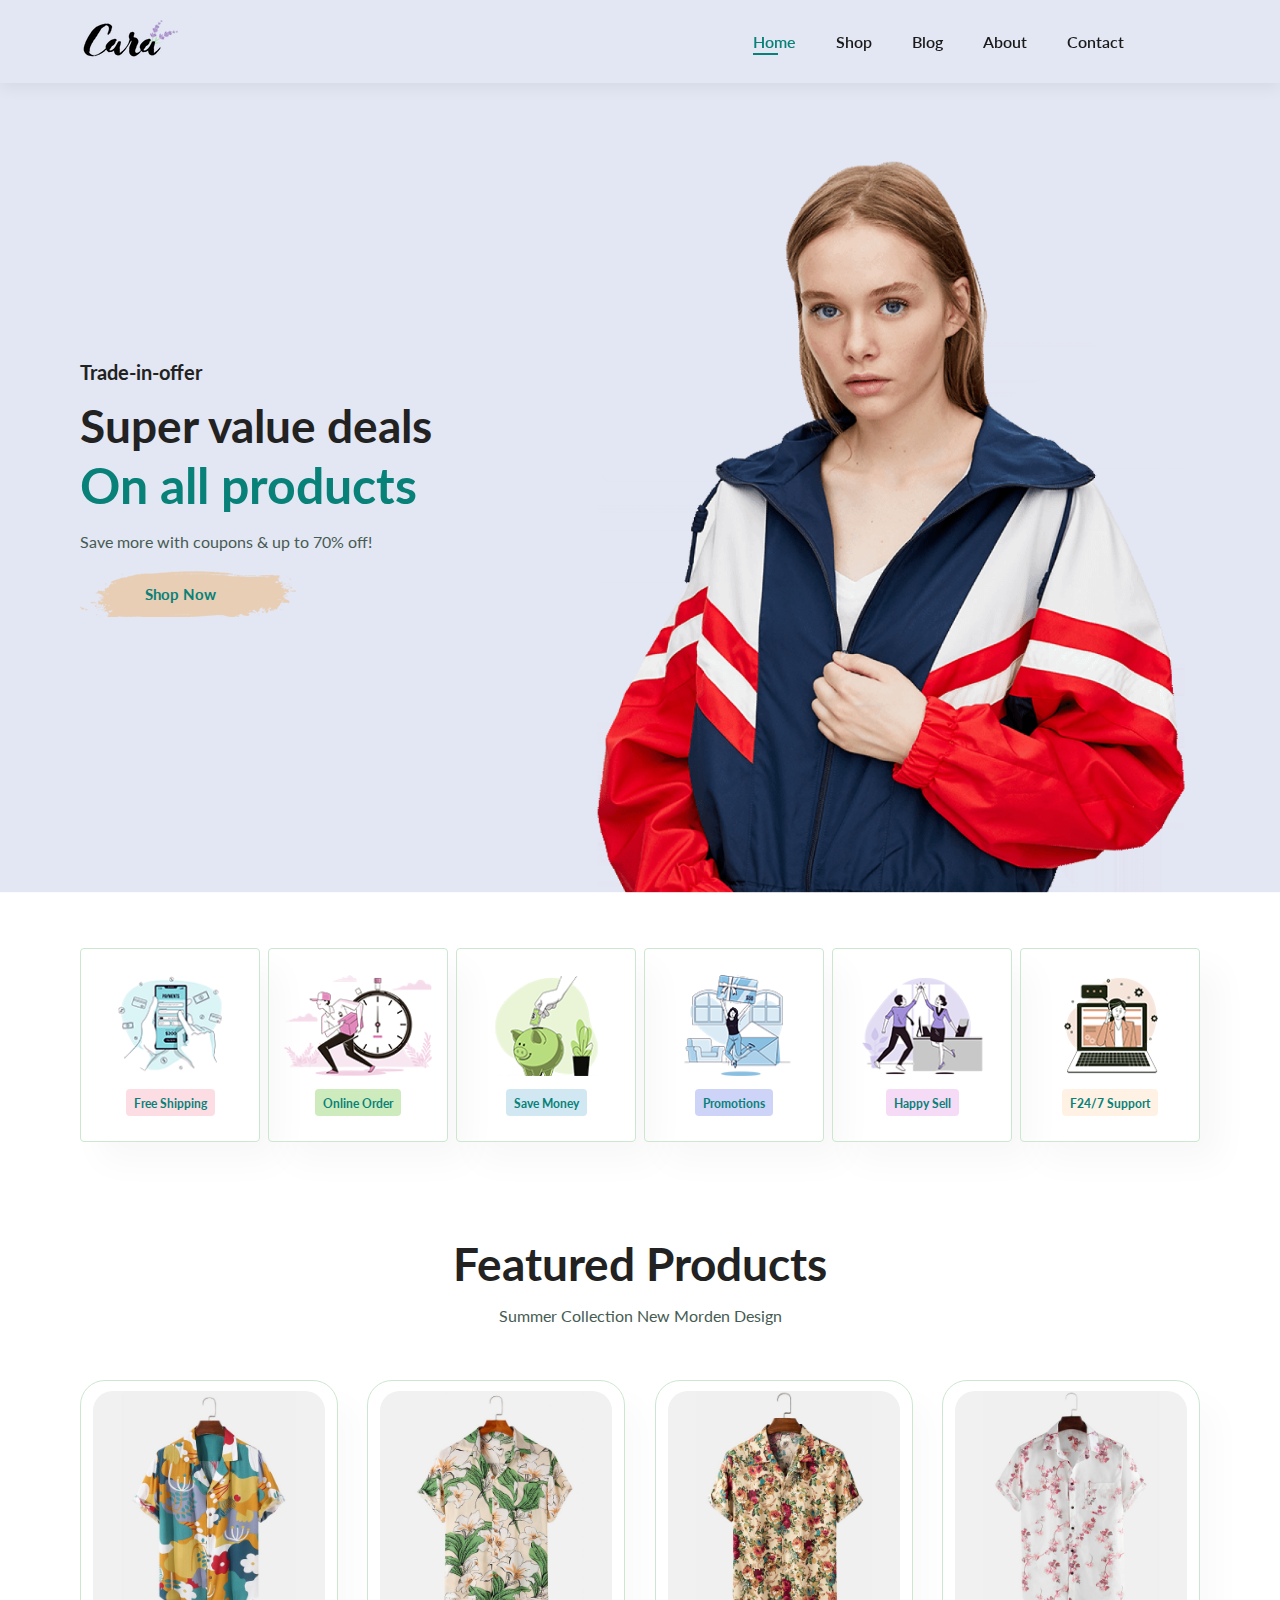
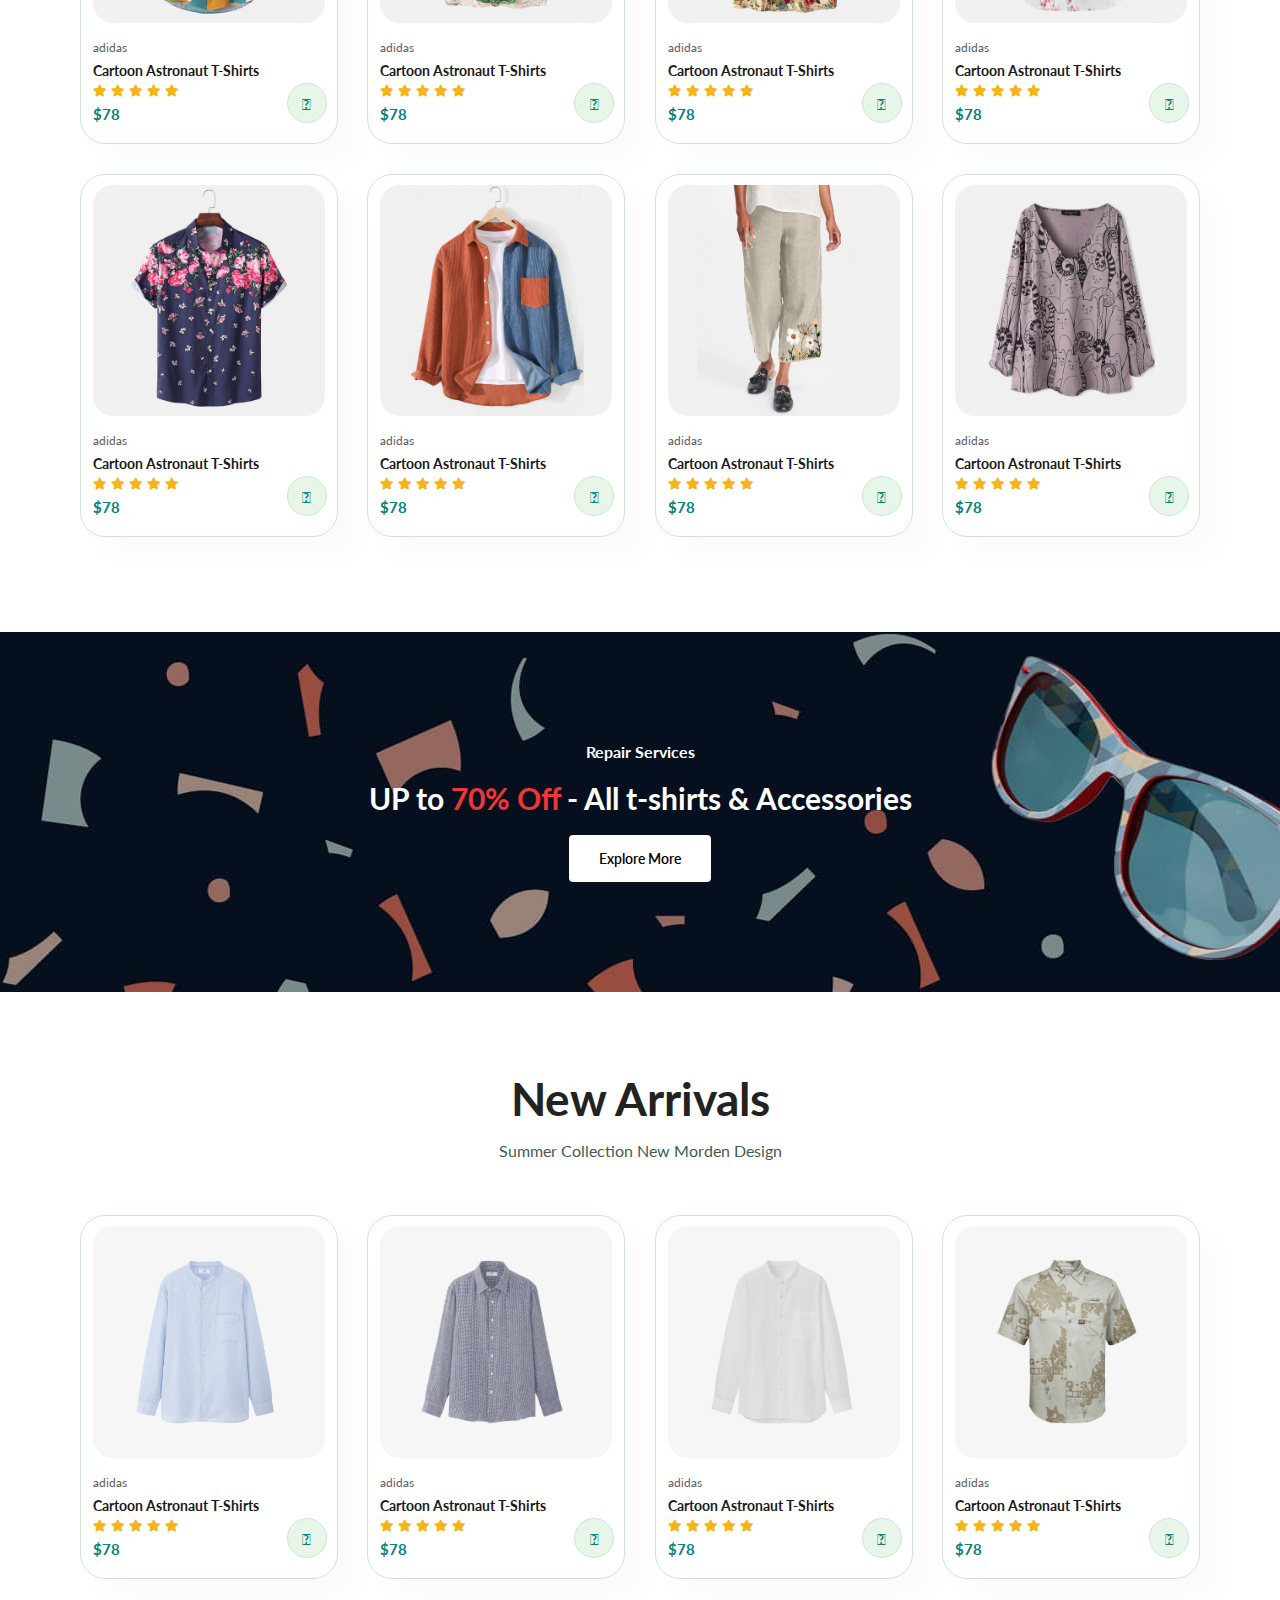
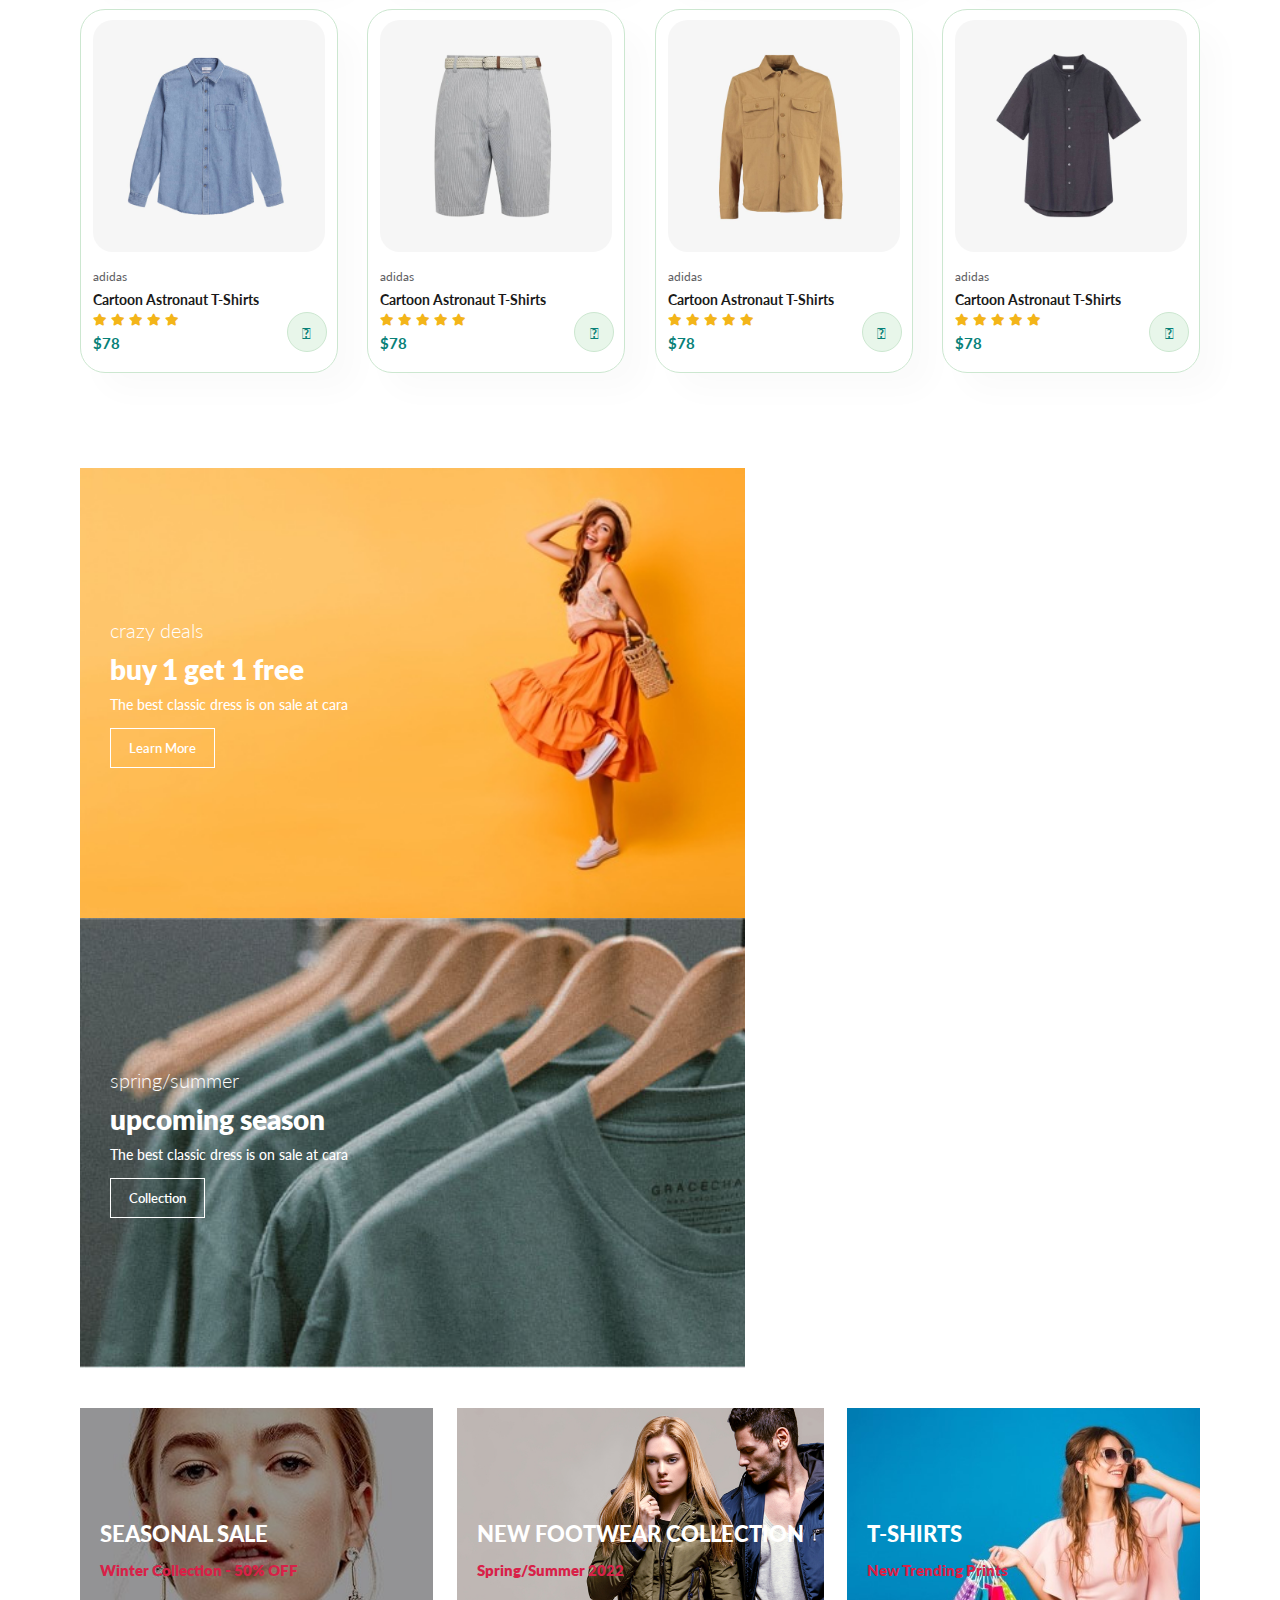
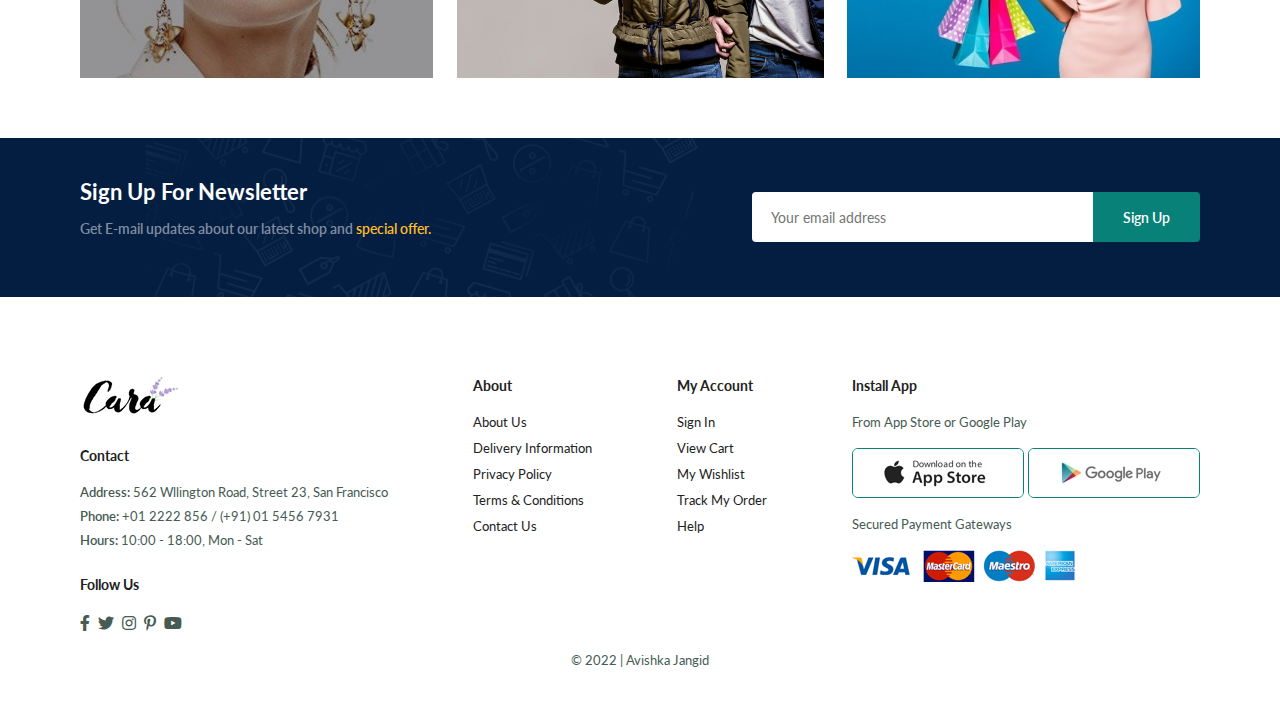
<file: index.html>
<!DOCTYPE html>
<html lang="en">

<head>
  <meta charset="UTF-8" />
  <meta http-equiv="X-UA-Compatible" content="IE=edge" />
  <meta name="viewport" content="width=device-width, initial-scale=1.0" />
  <!-- Google Fonts-->
  <link rel="preconnect" href="https://fonts.googleapis.com">
  <link rel="preconnect" href="https://fonts.gstatic.com" crossorigin>
  <link href="https://fonts.googleapis.com/css2?family=Lato:wght@100;300;400;700;900&display=swap" rel="stylesheet">
  <!-- Font Awesome-->
  <link rel="stylesheet" href="https://pro.fontawesome.com/releases/v5.10.0/css/all.css" />
  <!-- Css -->
  <link rel="stylesheet" href="styles.css" />
  <title>Ecommerce Website</title>
</head>

<body>
  <section id="header">
    <a href="index.html">
      <img src="images/logo.png" class="logo"/>
    </a>
    <div>
      <ul id="navbar">
        <li><a class="active" href="index.html">Home</a></li>
        <li><a href="shop.html">Shop</a></li>
        <li><a href="blog.html">Blog</a></li>
        <li><a href="about.html">About</a></li>
        <li><a href="contact.html">Contact</a></li>
        <li id="lg-bag"><a href="cart.html"><i class="far fa-shopping-bag"></i></a></li>
        <a href="#" id="close"><i class="far fa-times"></i></a>
      </ul>
    </div>
    <div id="mobile">
      <a href="cart.html"><i class="far fa-shopping-bag"></i></a>
      <i id="bar" class="fas fa-outdent"></i>
    </div>
  </section>

  <section id="hero">
    <h4>Trade-in-offer</h4>
    <h2>Super value deals</h2>
    <h1>On all products</h1>
    <p>Save more with coupons & up to 70% off!</p>
    <button>Shop Now</button>
  </section>

  <section id="feature" class="section-p1">
    <div class="f-box">
      <img src="images/features/f1.png" alt="" />
      <h6>Free Shipping</h6>
    </div>
    <div class="f-box">
      <img src="images/features/f2.png" alt="" />
      <h6>Online Order</h6>
    </div>
    <div class="f-box">
      <img src="images/features/f3.png" alt="" />
      <h6>Save Money</h6>
    </div>
    <div class="f-box">
      <img src="images/features/f4.png" alt="" />
      <h6>Promotions</h6>
    </div>
    <div class="f-box">
      <img src="images/features/f5.png" alt="" />
      <h6>Happy Sell</h6>
    </div>
    <div class="f-box">
      <img src="images/features/f6.png" alt="" />
      <h6>F24/7 Support</h6>
    </div>
  </section>

  <section id="product1" class="section-p1">
    <h2>Featured Products</h2>
    <p>Summer Collection New Morden Design</p>
    <div class="pro-container">
      <div class="pro">
        <img src="images/products/f1.jpg" alt="" />
        <div class="des">
          <span>adidas</span>
          <h5>Cartoon Astronaut T-Shirts</h5>
          <div class="star">
            <i class="fas fa-star"></i>
            <i class="fas fa-star"></i>
            <i class="fas fa-star"></i>
            <i class="fas fa-star"></i>
            <i class="fas fa-star"></i>
          </div>
          <h4>$78</h4>
        </div>
        <a href="#"><i class="fal fa-shopping-cart cart"></i></a>
      </div>

      <div class="pro">
        <img src="images/products/f2.jpg" alt="" />
        <div class="des">
          <span>adidas</span>
          <h5>Cartoon Astronaut T-Shirts</h5>
          <div class="star">
            <i class="fas fa-star"></i>
            <i class="fas fa-star"></i>
            <i class="fas fa-star"></i>
            <i class="fas fa-star"></i>
            <i class="fas fa-star"></i>
          </div>
          <h4>$78</h4>
        </div>
        <a href="#"><i class="fal fa-shopping-cart cart"></i></a>
      </div>

      <div class="pro">
        <img src="images/products/f3.jpg" alt="" />
        <div class="des">
          <span>adidas</span>
          <h5>Cartoon Astronaut T-Shirts</h5>
          <div class="star">
            <i class="fas fa-star"></i>
            <i class="fas fa-star"></i>
            <i class="fas fa-star"></i>
            <i class="fas fa-star"></i>
            <i class="fas fa-star"></i>
          </div>
          <h4>$78</h4>
        </div>
        <a href="#"><i class="fal fa-shopping-cart cart"></i></a>
      </div>

      <div class="pro">
        <img src="images/products/f4.jpg" alt="" />
        <div class="des">
          <span>adidas</span>
          <h5>Cartoon Astronaut T-Shirts</h5>
          <div class="star">
            <i class="fas fa-star"></i>
            <i class="fas fa-star"></i>
            <i class="fas fa-star"></i>
            <i class="fas fa-star"></i>
            <i class="fas fa-star"></i>
          </div>
          <h4>$78</h4>
        </div>
        <a href="#"><i class="fal fa-shopping-cart cart"></i></a>
      </div>

      <div class="pro">
        <img src="images/products/f5.jpg" alt="" />
        <div class="des">
          <span>adidas</span>
          <h5>Cartoon Astronaut T-Shirts</h5>
          <div class="star">
            <i class="fas fa-star"></i>
            <i class="fas fa-star"></i>
            <i class="fas fa-star"></i>
            <i class="fas fa-star"></i>
            <i class="fas fa-star"></i>
          </div>
          <h4>$78</h4>
        </div>
        <a href="#"><i class="fal fa-shopping-cart cart"></i></a>
      </div>

      <div class="pro">
        <img src="images/products/f6.jpg" alt="" />
        <div class="des">
          <span>adidas</span>
          <h5>Cartoon Astronaut T-Shirts</h5>
          <div class="star">
            <i class="fas fa-star"></i>
            <i class="fas fa-star"></i>
            <i class="fas fa-star"></i>
            <i class="fas fa-star"></i>
            <i class="fas fa-star"></i>
          </div>
          <h4>$78</h4>
        </div>
        <a href="#"><i class="fal fa-shopping-cart cart"></i></a>
      </div>

      <div class="pro">
        <img src="images/products/f7.jpg" alt="" />
        <div class="des">
          <span>adidas</span>
          <h5>Cartoon Astronaut T-Shirts</h5>
          <div class="star">
            <i class="fas fa-star"></i>
            <i class="fas fa-star"></i>
            <i class="fas fa-star"></i>
            <i class="fas fa-star"></i>
            <i class="fas fa-star"></i>
          </div>
          <h4>$78</h4>
        </div>
        <a href="#"><i class="fal fa-shopping-cart cart"></i></a>
      </div>

      <div class="pro">
        <img src="images/products/f8.jpg" alt="" />
        <div class="des">
          <span>adidas</span>
          <h5>Cartoon Astronaut T-Shirts</h5>
          <div class="star">
            <i class="fas fa-star"></i>
            <i class="fas fa-star"></i>
            <i class="fas fa-star"></i>
            <i class="fas fa-star"></i>
            <i class="fas fa-star"></i>
          </div>
          <h4>$78</h4>
        </div>
        <a href="#"><i class="fal fa-shopping-cart cart"></i></a>
      </div>
    </div>
  </section>

  <section id="banner" class="section-m1">
    <h4>Repair Services</h4>
    <h2>UP to <span>70% Off</span> - All t-shirts & Accessories</h2>
    <button class="normal">Explore More</button>
  </section>

  <section id="product1" class="section-p1">
    <h2>New Arrivals</h2>
    <p>Summer Collection New Morden Design</p>
    <div class="pro-container">
      <div class="pro">
        <img src="images/products/n1.jpg" alt="" />
        <div class="des">
          <span>adidas</span>
          <h5>Cartoon Astronaut T-Shirts</h5>
          <div class="star">
            <i class="fas fa-star"></i>
            <i class="fas fa-star"></i>
            <i class="fas fa-star"></i>
            <i class="fas fa-star"></i>
            <i class="fas fa-star"></i>
          </div>
          <h4>$78</h4>
        </div>
        <a href="#"><i class="fal fa-shopping-cart cart"></i></a>
      </div>

      <div class="pro">
        <img src="images/products/n2.jpg" alt="" />
        <div class="des">
          <span>adidas</span>
          <h5>Cartoon Astronaut T-Shirts</h5>
          <div class="star">
            <i class="fas fa-star"></i>
            <i class="fas fa-star"></i>
            <i class="fas fa-star"></i>
            <i class="fas fa-star"></i>
            <i class="fas fa-star"></i>
          </div>
          <h4>$78</h4>
        </div>
        <a href="#"><i class="fal fa-shopping-cart cart"></i></a>
      </div>

      <div class="pro">
        <img src="images/products/n3.jpg" alt="" />
        <div class="des">
          <span>adidas</span>
          <h5>Cartoon Astronaut T-Shirts</h5>
          <div class="star">
            <i class="fas fa-star"></i>
            <i class="fas fa-star"></i>
            <i class="fas fa-star"></i>
            <i class="fas fa-star"></i>
            <i class="fas fa-star"></i>
          </div>
          <h4>$78</h4>
        </div>
        <a href="#"><i class="fal fa-shopping-cart cart"></i></a>
      </div>

      <div class="pro">
        <img src="images/products/n4.jpg" alt="" />
        <div class="des">
          <span>adidas</span>
          <h5>Cartoon Astronaut T-Shirts</h5>
          <div class="star">
            <i class="fas fa-star"></i>
            <i class="fas fa-star"></i>
            <i class="fas fa-star"></i>
            <i class="fas fa-star"></i>
            <i class="fas fa-star"></i>
          </div>
          <h4>$78</h4>
        </div>
        <a href="#"><i class="fal fa-shopping-cart cart"></i></a>
      </div>

      <div class="pro">
        <img src="images/products/n5.jpg" alt="" />
        <div class="des">
          <span>adidas</span>
          <h5>Cartoon Astronaut T-Shirts</h5>
          <div class="star">
            <i class="fas fa-star"></i>
            <i class="fas fa-star"></i>
            <i class="fas fa-star"></i>
            <i class="fas fa-star"></i>
            <i class="fas fa-star"></i>
          </div>
          <h4>$78</h4>
        </div>
        <a href="#"><i class="fal fa-shopping-cart cart"></i></a>
      </div>

      <div class="pro">
        <img src="images/products/n6.jpg" alt="" />
        <div class="des">
          <span>adidas</span>
          <h5>Cartoon Astronaut T-Shirts</h5>
          <div class="star">
            <i class="fas fa-star"></i>
            <i class="fas fa-star"></i>
            <i class="fas fa-star"></i>
            <i class="fas fa-star"></i>
            <i class="fas fa-star"></i>
          </div>
          <h4>$78</h4>
        </div>
        <a href="#"><i class="fal fa-shopping-cart cart"></i></a>
      </div>

      <div class="pro">
        <img src="images/products/n7.jpg" alt="" />
        <div class="des">
          <span>adidas</span>
          <h5>Cartoon Astronaut T-Shirts</h5>
          <div class="star">
            <i class="fas fa-star"></i>
            <i class="fas fa-star"></i>
            <i class="fas fa-star"></i>
            <i class="fas fa-star"></i>
            <i class="fas fa-star"></i>
          </div>
          <h4>$78</h4>
        </div>
        <a href="#"><i class="fal fa-shopping-cart cart"></i></a>
      </div>

      <div class="pro">
        <img src="images/products/n8.jpg" alt="" />
        <div class="des">
          <span>adidas</span>
          <h5>Cartoon Astronaut T-Shirts</h5>
          <div class="star">
            <i class="fas fa-star"></i>
            <i class="fas fa-star"></i>
            <i class="fas fa-star"></i>
            <i class="fas fa-star"></i>
            <i class="fas fa-star"></i>
          </div>
          <h4>$78</h4>
        </div>
        <a href="#"><i class="fal fa-shopping-cart cart"></i></a>
      </div>
    </div>
  </section>

  <section id="sm-banner" class="section-p1">
    <div class="banner-box">
      <h4>crazy deals</h4>
      <h2>buy 1 get 1 free</h2>
      <span>The best classic dress is on sale at cara</span>
      <button class="white">Learn More</button>
    </div>
    <div class="banner-box banner-box2">
      <h4>spring/summer</h4>
      <h2>upcoming season</h2>
      <span>The best classic dress is on sale at cara</span>
      <button class="white">Collection</button>
    </div>
  </section>

  <section id="banner3">
    <div class="banner-box">
      <h2>SEASONAL SALE</h2>
      <h3>Winter Collection - 50% OFF</h3>
    </div>
    <div class="banner-box banner-box2">
      <h2>NEW FOOTWEAR COLLECTION</h2>
      <h3>Spring/Summer 2022</h3>
    </div>
    <div class="banner-box banner-box3">
      <h2>T-SHIRTS</h2>
      <h3>New Trending Prints</h3>
    </div>
  </section>

  <section id="newsletter" class="section-p1 section-m1">
    <div class="newstext">
      <h4>Sign Up For Newsletter</h4>
      <p>
        Get E-mail updates about our latest shop and
        <span>special offer.</span>
      </p>
    </div>
    <div class="form">
      <input type="text" placeholder="Your email address" />
      <button class="normal">Sign Up</button>
    </div>
  </section>

  <footer class="section-p1">
    <div class="col">
      <img class="logo" src="images/logo.png" />
      <h4>Contact</h4>
      <p> <span>Address:</span> 562 Wllington Road, Street 23, San Francisco</p>
      <p><span>Phone:</span> +01 2222 856 / (+91) 01 5456 7931</p>
      <p><span>Hours:</span> 10:00 - 18:00, Mon - Sat</p>
      <div class="follow">
        <h4>Follow Us</h4>
        <div class="icon">
          <i class="fab fa-facebook-f"></i>
          <i class="fab fa-twitter"></i>
          <i class="fab fa-instagram"></i>
          <i class="fab fa-pinterest-p"></i>
          <i class="fab fa-youtube"></i>
        </div>
      </div>
    </div>

    <div class="col">
      <h4>About</h4>
      <a href="#">About Us</a>
      <a href="#">Delivery Information</a>
      <a href="#">Privacy Policy</a>
      <a href="#">Terms & Conditions</a>
      <a href="#">Contact Us</a>
    </div>

    <div class="col">
      <h4>My Account</h4>
      <a href="#">Sign In</a>
      <a href="#">View Cart</a>
      <a href="#">My Wishlist</a>
      <a href="#">Track My Order</a>
      <a href="#">Help</a>
    </div>

    <div class="col install">
      <h4>Install App</h4>
      <p>From App Store or Google Play</p>
      <div class="row">
        <img src="images/pay/app.jpg" />
        <img src="images/pay/play.jpg" />
      </div>
      <p>Secured Payment Gateways</p>
      <img src="images/pay/pay.png" />
    </div>

    <div class="copyright">
      <p>© 2022 | Avishka Jangid</p>
    </div>
  </footer>

  <script src="index.js"></script>

</body>

</html>
</file>
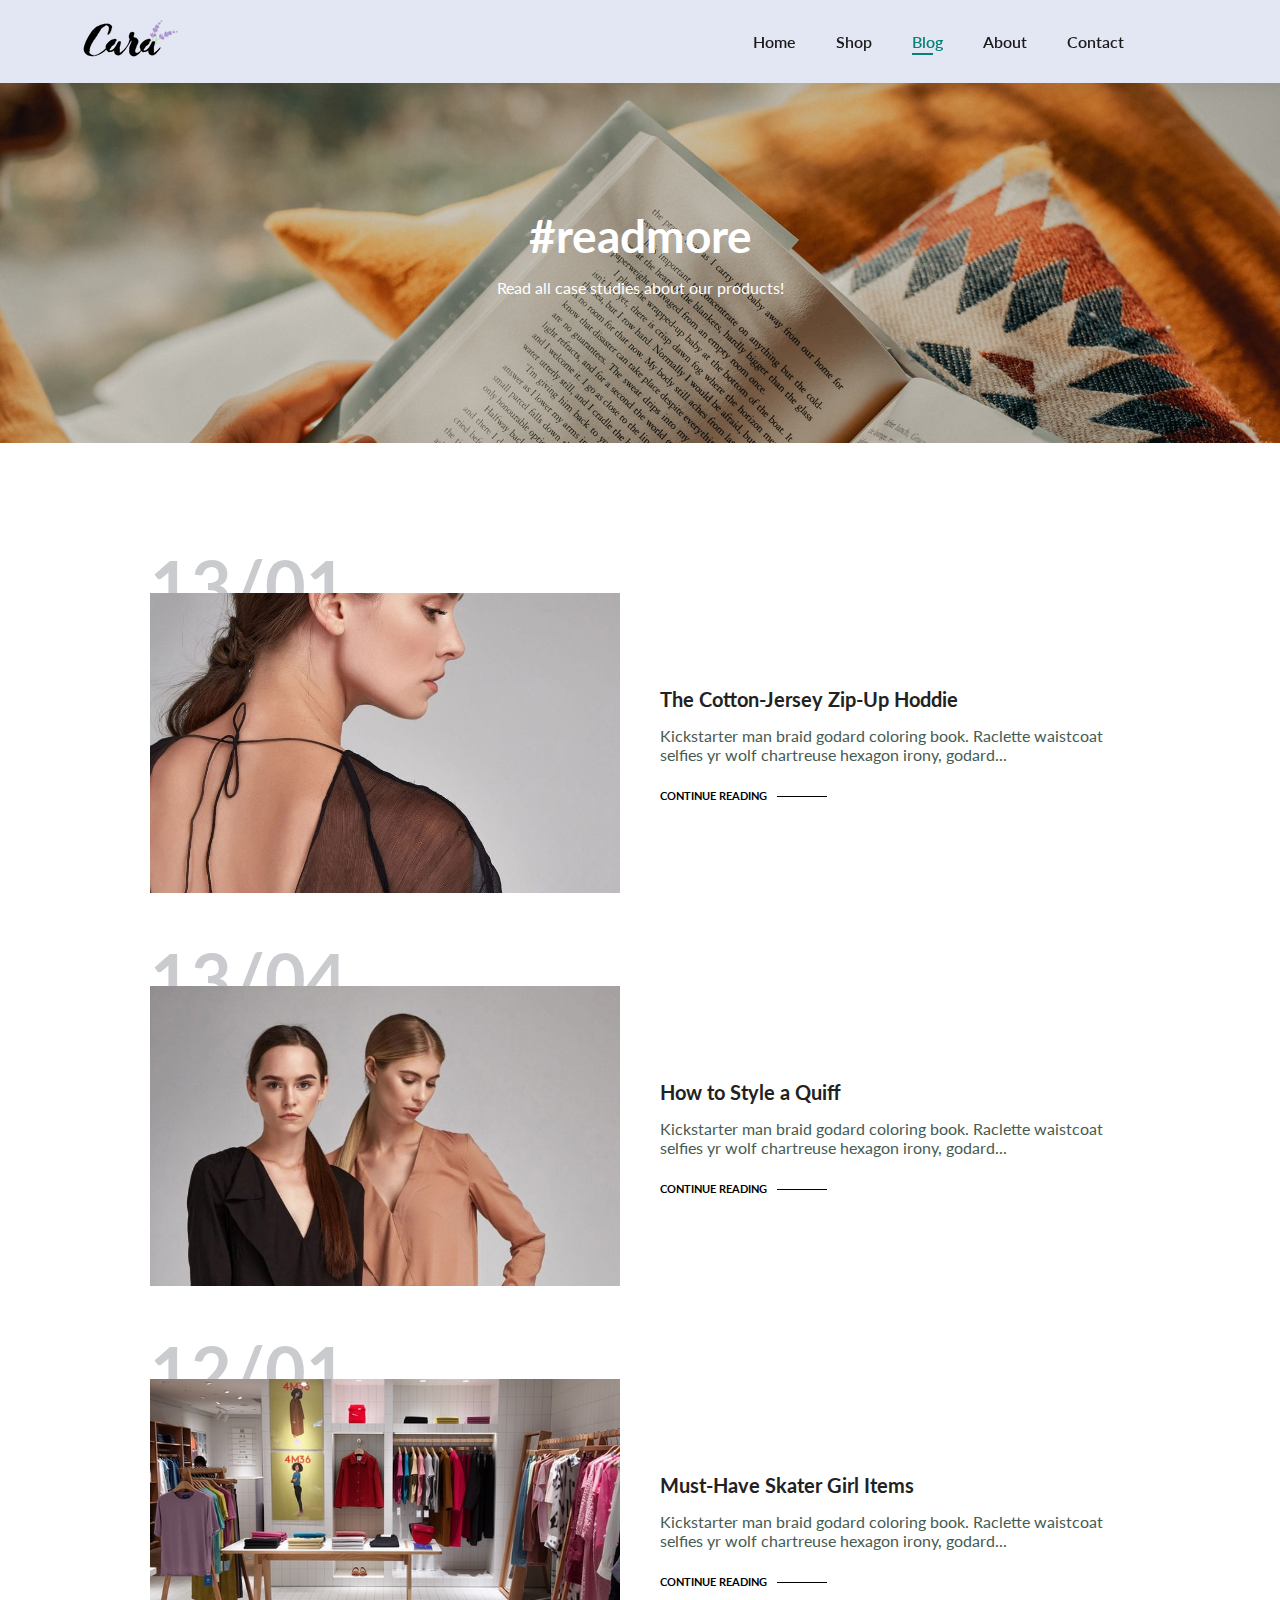
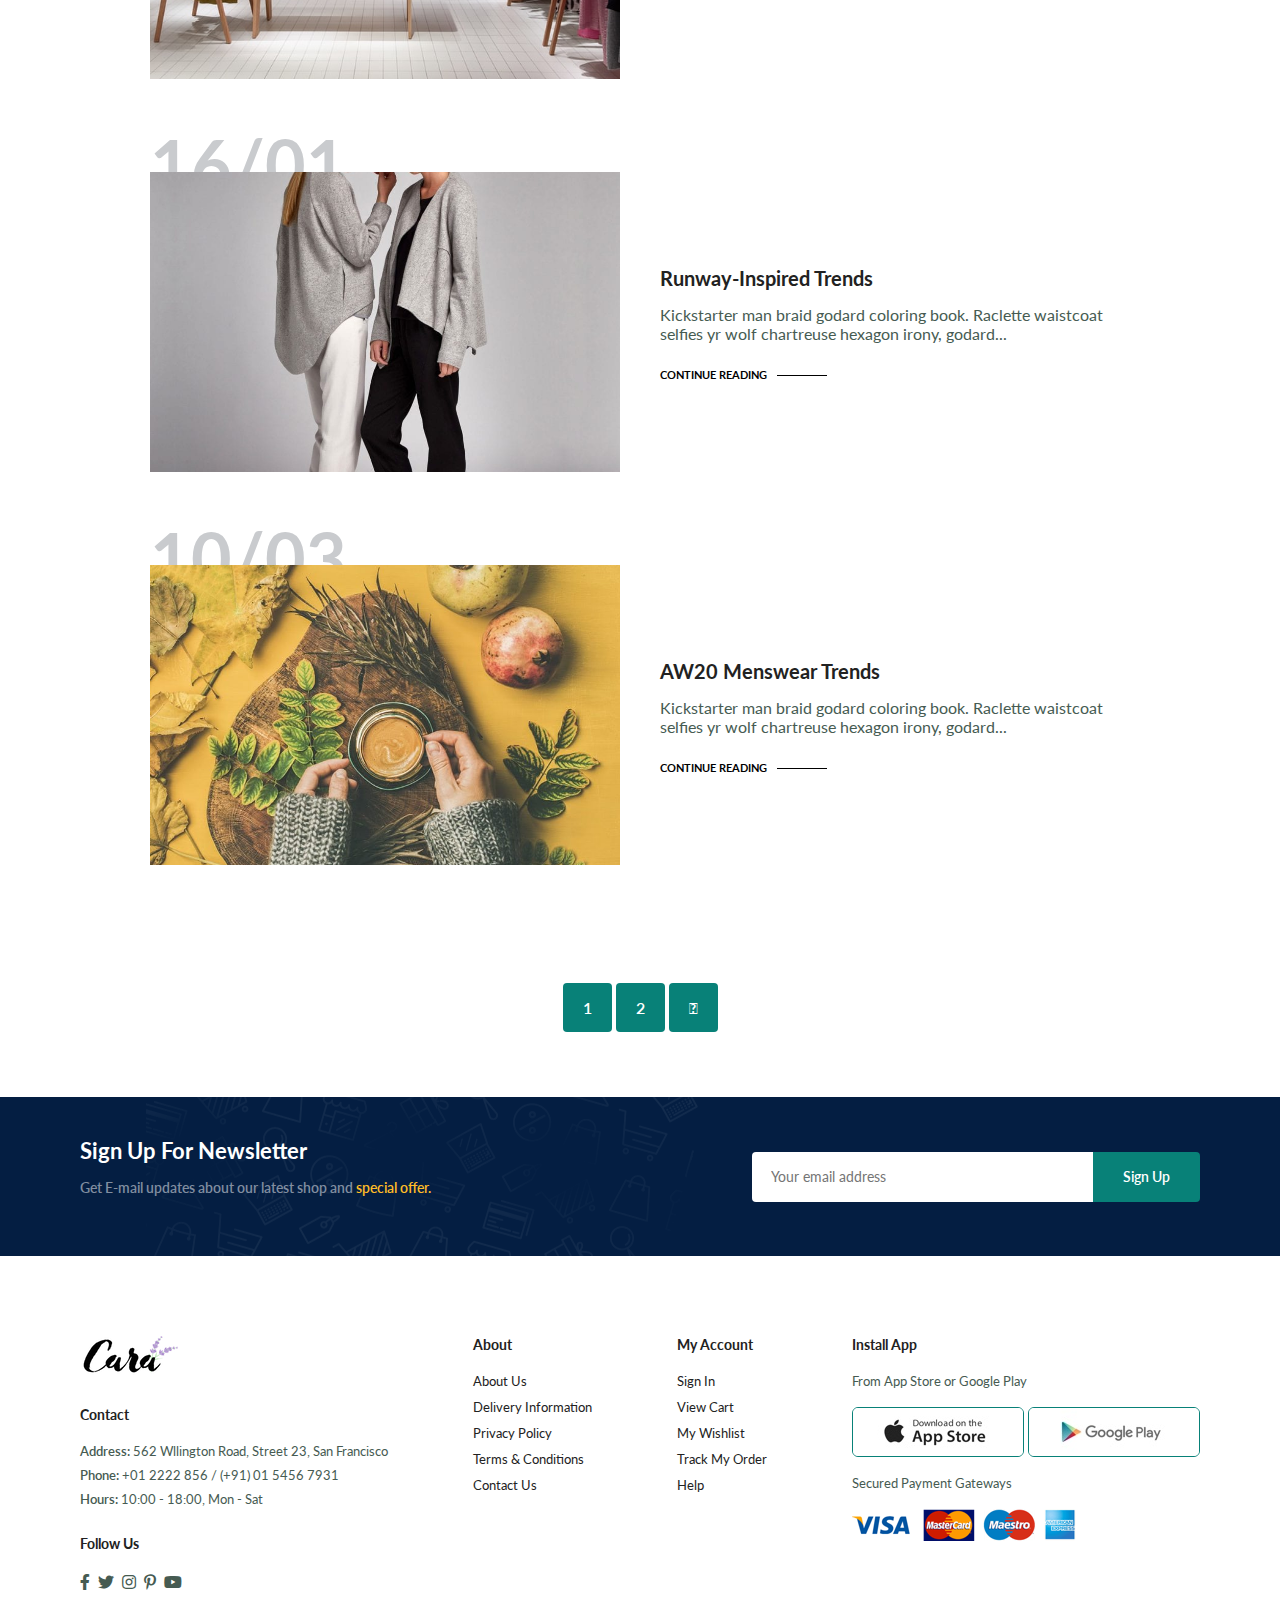
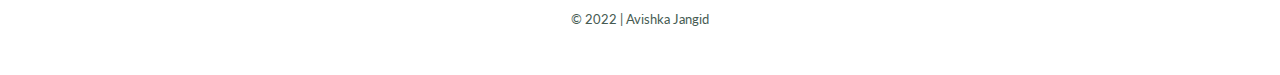
<file: blog.html>
<!DOCTYPE html>
<html lang="en">

<head>
  <meta charset="UTF-8" />
  <meta http-equiv="X-UA-Compatible" content="IE=edge" />
  <meta name="viewport" content="width=device-width, initial-scale=1.0" />
  <!-- Google Fonts-->
  <link rel="preconnect" href="https://fonts.googleapis.com">
  <link rel="preconnect" href="https://fonts.gstatic.com" crossorigin>
  <link href="https://fonts.googleapis.com/css2?family=Lato:wght@100;300;400;700;900&display=swap" rel="stylesheet">
  <!-- Font Awesome-->
  <link rel="stylesheet" href="https://pro.fontawesome.com/releases/v5.10.0/css/all.css" />
  <!-- Css -->
  <link rel="stylesheet" href="styles.css" />
  <title>Ecommerce Website</title>
</head>

<body>
  <section id="header">
    <a href="index.html">
      <img src="images/logo.png" class="logo" alt="" />
    </a>
    <div>
      <ul id="navbar">
        <li><a href="index.html">Home</a></li>
        <li><a href="shop.html">Shop</a></li>
        <li><a class="active" href="blog.html">Blog</a></li>
        <li><a href="about.html">About</a></li>
        <li><a href="contact.html">Contact</a></li>
        <li id="lg-bag">
          <a href="cart.html"><i class="far fa-shopping-bag"></i></a>
        </li>
        <a href="#" id="close"><i class="far fa-times"></i></a>
      </ul>
    </div>
    <div id="mobile">
      <a href="cart.html"><i class="far fa-shopping-bag"></i></a>
      <i id="bar" class="fas fa-outdent"></i>
    </div>
  </section>

  <section id="page-header" class="blog-header">
    <h2>#readmore</h2>
    <p>Read all case studies about our products!</p>
  </section>

  <section id="blog">
    <div class="blog-box">
      <div class="blog-img">
        <img src="images/blog/b1.jpg" alt="">
      </div>
      <div class="blog-details">
        <h4>The Cotton-Jersey Zip-Up Hoddie</h4>
        <p>Kickstarter man braid godard coloring book. Raclette waistcoat selfies
          yr wolf chartreuse hexagon irony, godard...
        </p>
        <a href="#">CONTINUE READING</a>
      </div>
      <h1>13/01</h1>
    </div>
    <div class="blog-box">
      <div class="blog-img">
        <img src="images/blog/b2.jpg" alt="">
      </div>
      <div class="blog-details">
        <h4>How to Style a Quiff</h4>
        <p>Kickstarter man braid godard coloring book. Raclette waistcoat selfies
          yr wolf chartreuse hexagon irony, godard...
        </p>
        <a href="#">CONTINUE READING</a>
      </div>
      <h1>13/04</h1>
    </div>
    <div class="blog-box">
      <div class="blog-img">
        <img src="images/blog/b3.jpg" alt="">
      </div>
      <div class="blog-details">
        <h4>Must-Have Skater Girl Items</h4>
        <p>Kickstarter man braid godard coloring book. Raclette waistcoat selfies
          yr wolf chartreuse hexagon irony, godard...
        </p>
        <a href="#">CONTINUE READING</a>
      </div>
      <h1>12/01</h1>
    </div>
    <div class="blog-box">
      <div class="blog-img">
        <img src="images/blog/b4.jpg" alt="">
      </div>
      <div class="blog-details">
        <h4>Runway-Inspired Trends</h4>
        <p>Kickstarter man braid godard coloring book. Raclette waistcoat selfies
          yr wolf chartreuse hexagon irony, godard...
        </p>
        <a href="#">CONTINUE READING</a>
      </div>
      <h1>16/01</h1>
    </div>
    <div class="blog-box">
      <div class="blog-img">
        <img src="images/blog/b6.jpg" alt="">
      </div>
      <div class="blog-details">
        <h4>AW20 Menswear Trends</h4>
        <p>Kickstarter man braid godard coloring book. Raclette waistcoat selfies
          yr wolf chartreuse hexagon irony, godard...
        </p>
        <a href="#">CONTINUE READING</a>
      </div>
      <h1>10/03</h1>
    </div>

  </section>

  <section id="pagination" class="section-p1">
    <a href="#">1</a>
    <a href="#">2</a>
    <a href="#"><i class="fal fa-long-arrow-alt-right"></i></a>
  </section>

  <section id="newsletter" class="section-p1 section-m1">
    <div class="newstext">
      <h4>Sign Up For Newsletter</h4>
      <p>
        Get E-mail updates about our latest shop and
        <span>special offer.</span>
      </p>
    </div>
    <div class="form">
      <input type="text" placeholder="Your email address" />
      <button class="normal">Sign Up</button>
    </div>
  </section>

  <footer class="section-p1">
    <div class="col">
      <img class="logo" src="images/logo.png" />
      <h4>Contact</h4>
      <p>
        <span>Address:</span> 562 Wllington Road, Street 23, San Francisco
      </p>
      <p><span>Phone:</span> +01 2222 856 / (+91) 01 5456 7931</p>
      <p><span>Hours:</span> 10:00 - 18:00, Mon - Sat</p>
      <div class="follow">
        <h4>Follow Us</h4>
        <div class="icon">
          <i class="fab fa-facebook-f"></i>
          <i class="fab fa-twitter"></i>
          <i class="fab fa-instagram"></i>
          <i class="fab fa-pinterest-p"></i>
          <i class="fab fa-youtube"></i>
        </div>
      </div>
    </div>

    <div class="col">
      <h4>About</h4>
      <a href="#">About Us</a>
      <a href="#">Delivery Information</a>
      <a href="#">Privacy Policy</a>
      <a href="#">Terms & Conditions</a>
      <a href="#">Contact Us</a>
    </div>

    <div class="col">
      <h4>My Account</h4>
      <a href="#">Sign In</a>
      <a href="#">View Cart</a>
      <a href="#">My Wishlist</a>
      <a href="#">Track My Order</a>
      <a href="#">Help</a>
    </div>

    <div class="col install">
      <h4>Install App</h4>
      <p>From App Store or Google Play</p>
      <div class="row">
        <img src="images/pay/app.jpg" />
        <img src="images/pay/play.jpg" />
      </div>
      <p>Secured Payment Gateways</p>
      <img src="images/pay/pay.png" />
    </div>

    <div class="copyright">
      <p>© 2022 | Avishka Jangid</p>
    </div>
  </footer>

  <script src="index.js"></script>
</body>

</html>
</file>
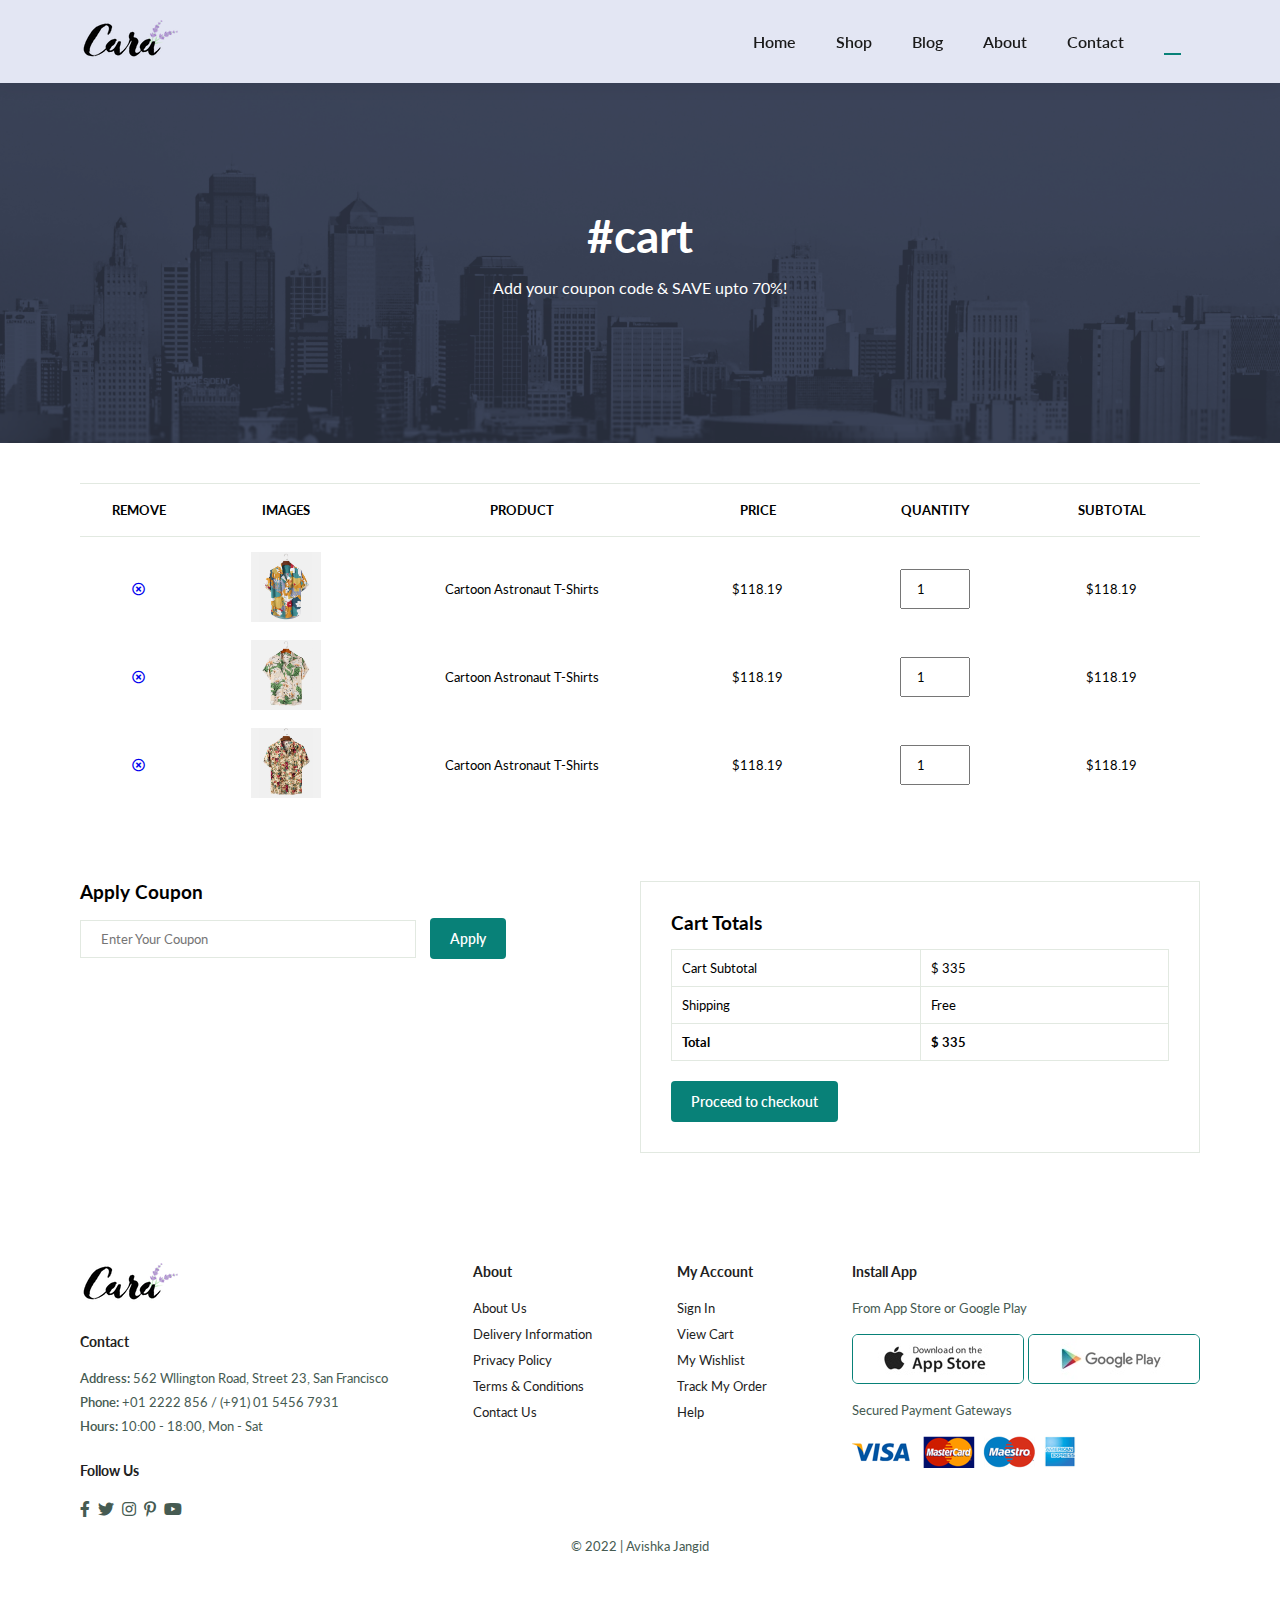
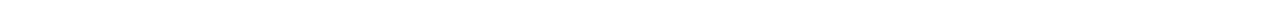
<file: cart.html>
<!DOCTYPE html>
<html lang="en">

<head>
    <meta charset="UTF-8" />
    <meta http-equiv="X-UA-Compatible" content="IE=edge" />
    <meta name="viewport" content="width=device-width, initial-scale=1.0" />
    <!-- Google Fonts-->
    <link rel="preconnect" href="https://fonts.googleapis.com">
    <link rel="preconnect" href="https://fonts.gstatic.com" crossorigin>
    <link href="https://fonts.googleapis.com/css2?family=Lato:wght@100;300;400;700;900&display=swap" rel="stylesheet">
    <!-- Font Awesome-->
    <link rel="stylesheet" href="https://pro.fontawesome.com/releases/v5.10.0/css/all.css" />
    <!-- Css -->
    <link rel="stylesheet" href="styles.css" />
    <title>Ecommerce Website</title>
</head>

<body>
    <section id="header">
        <a href="index.html">
            <img src="images/logo.png" class="logo" alt="" />
        </a>
        <div>
            <ul id="navbar">
                <li><a href="index.html">Home</a></li>
                <li><a href="shop.html">Shop</a></li>
                <li><a href="blog.html">Blog</a></li>
                <li><a href="about.html">About</a></li>
                <li><a href="contact.html">Contact</a></li>
                <li id="lg-bag">
                    <a class="active" href="cart.html"><i class="far fa-shopping-bag"></i></a>
                </li>
                <a href="#" id="close"><i class="far fa-times"></i></a>
            </ul>
        </div>
        <div id="mobile">
            <a href="cart.html"><i class="far fa-shopping-bag"></i></a>
            <i id="bar" class="fas fa-outdent"></i>
        </div>
    </section>

    <section id="page-header" class="about-header">
        <h2>#cart</h2>
        <p>Add your coupon code & SAVE upto 70%!</p>
    </section>

    <section id="cart" class="section-p1">
        <table width="100%">
            <thead>
                <tr>
                    <td>Remove</td>
                    <td>Images</td>
                    <td>Product</td>
                    <td>Price</td>
                    <td>Quantity</td>
                    <td>Subtotal</td>
                </tr>
            </thead>
            <tbody>
                <tr>
                    <td><a href="#"><i class="far fa-times-circle"></i></a></td>
                    <td><img src="images/products/f1.jpg"></td>
                    <td>Cartoon Astronaut T-Shirts</td>
                    <td>$118.19</td>
                    <td><input type="number" value="1"></td>
                    <td>$118.19</td>
                </tr>
                <tr>
                    <td><a href="#"><i class="far fa-times-circle"></i></a></td>
                    <td><img src="images/products/f2.jpg"></td>
                    <td>Cartoon Astronaut T-Shirts</td>
                    <td>$118.19</td>
                    <td><input type="number" value="1"></td>
                    <td>$118.19</td>
                </tr>
                <tr>
                    <td><a href="#"><i class="far fa-times-circle"></i></a></td>
                    <td><img src="images/products/f3.jpg"></td>
                    <td>Cartoon Astronaut T-Shirts</td>
                    <td>$118.19</td>
                    <td><input type="number" value="1"></td>
                    <td>$118.19</td>
                </tr>
            </tbody>
        </table>
    </section>

    <section id="cart-add" class="section-p1">
        <div id="coupon">
            <h3>Apply Coupon</h3>
            <div>
                <input type="text" placeholder="Enter Your Coupon">
                <button class="normal">Apply</button>
            </div>
        </div>
        <div id="subtotal">
            <h3>Cart Totals</h3>
            <table>
                <tr>
                    <td>Cart Subtotal</td>
                    <td>$ 335</td>
                </tr>
                <tr>
                    <td>Shipping</td>
                    <td>Free</td>
                </tr>
                <tr>
                    <td><strong>Total</strong></td>
                    <td><strong>$ 335</strong></td>
                </tr>
            </table>
            <button class="normal">Proceed to checkout</button>
        </div>
    </section>

    <footer class="section-p1">
        <div class="col">
            <img class="logo" src="images/logo.png" />
            <h4>Contact</h4>
            <p>
                <span>Address:</span> 562 Wllington Road, Street 23, San Francisco
            </p>
            <p><span>Phone:</span> +01 2222 856 / (+91) 01 5456 7931</p>
            <p><span>Hours:</span> 10:00 - 18:00, Mon - Sat</p>
            <div class="follow">
                <h4>Follow Us</h4>
                <div class="icon">
                    <i class="fab fa-facebook-f"></i>
                    <i class="fab fa-twitter"></i>
                    <i class="fab fa-instagram"></i>
                    <i class="fab fa-pinterest-p"></i>
                    <i class="fab fa-youtube"></i>
                </div>
            </div>
        </div>

        <div class="col">
            <h4>About</h4>
            <a href="#">About Us</a>
            <a href="#">Delivery Information</a>
            <a href="#">Privacy Policy</a>
            <a href="#">Terms & Conditions</a>
            <a href="#">Contact Us</a>
        </div>

        <div class="col">
            <h4>My Account</h4>
            <a href="#">Sign In</a>
            <a href="#">View Cart</a>
            <a href="#">My Wishlist</a>
            <a href="#">Track My Order</a>
            <a href="#">Help</a>
        </div>

        <div class="col install">
            <h4>Install App</h4>
            <p>From App Store or Google Play</p>
            <div class="row">
                <img src="images/pay/app.jpg" />
                <img src="images/pay/play.jpg" />
            </div>
            <p>Secured Payment Gateways</p>
            <img src="images/pay/pay.png" />
        </div>

        <div class="copyright">
            <p>© 2022 | Avishka Jangid</p>
        </div>
    </footer>

    <script src="index.js"></script>
</body>

</html>
</file>
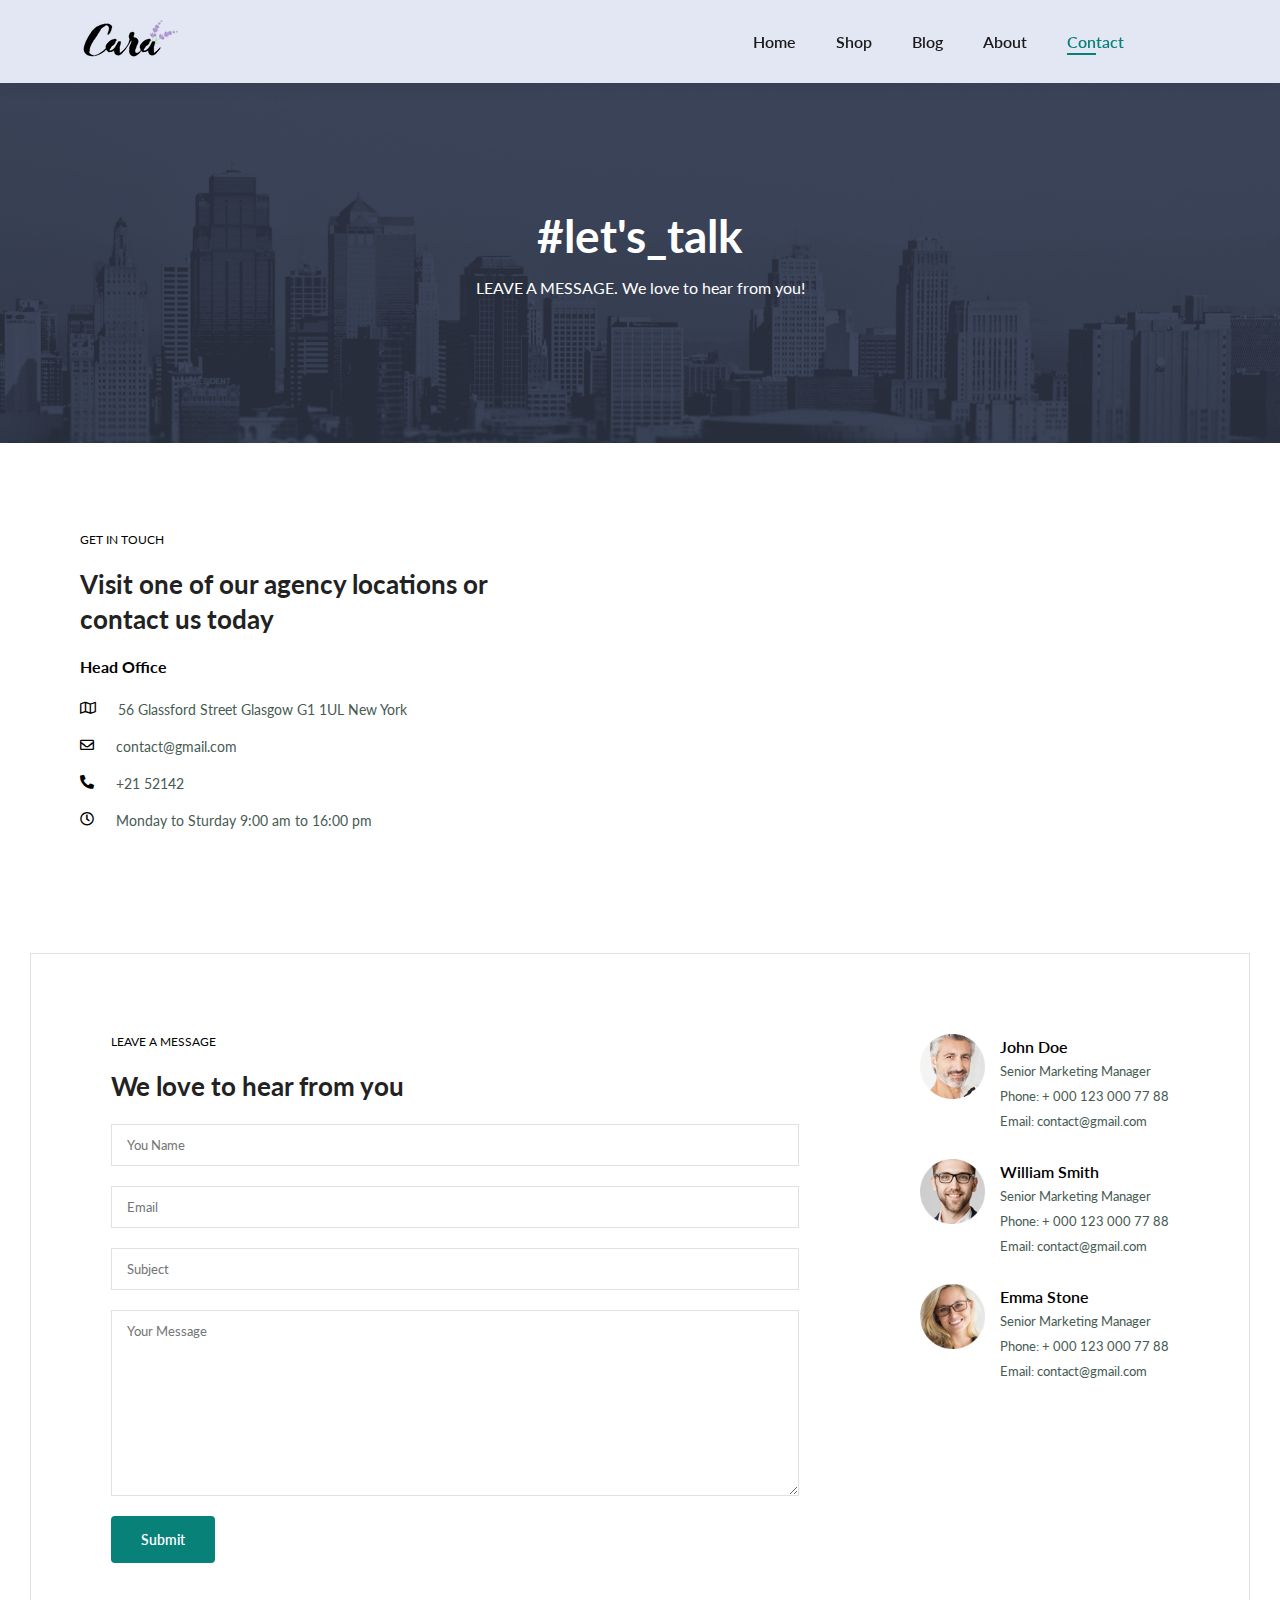
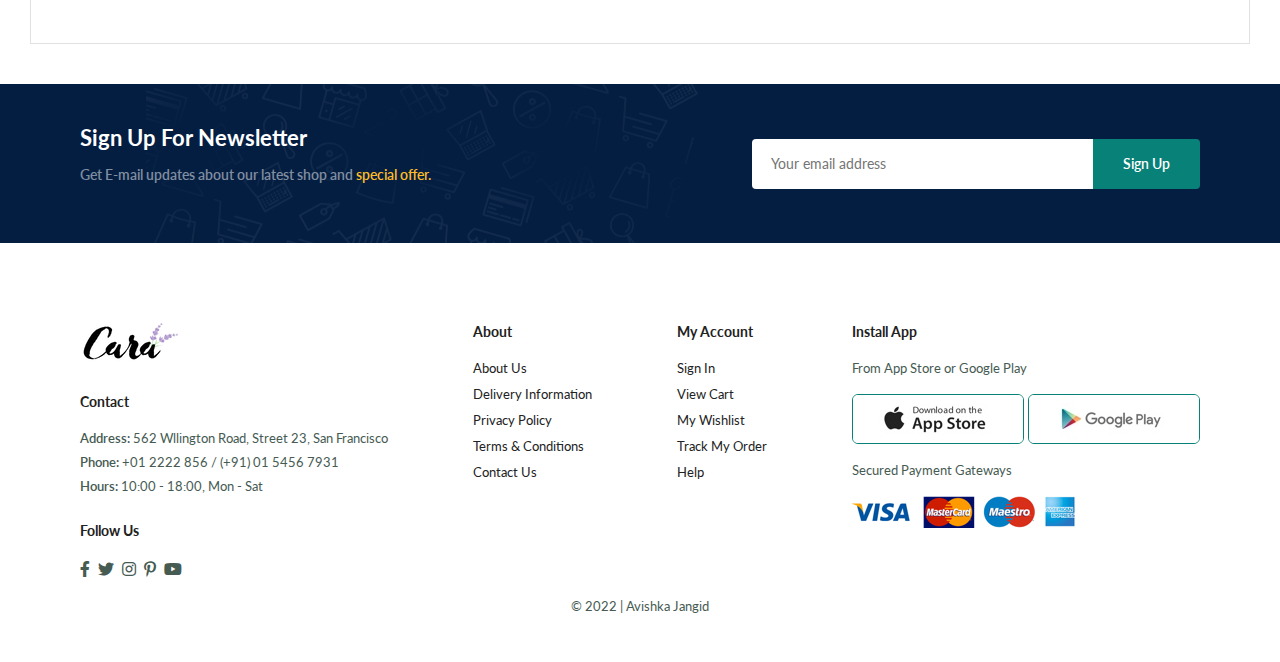
<file: contact.html>
<!DOCTYPE html>
<html lang="en">

<head>
    <meta charset="UTF-8" />
    <meta http-equiv="X-UA-Compatible" content="IE=edge" />
    <meta name="viewport" content="width=device-width, initial-scale=1.0" />
    <!-- Google Fonts-->
    <link rel="preconnect" href="https://fonts.googleapis.com" />
    <link rel="preconnect" href="https://fonts.gstatic.com" crossorigin />
    <link
        href="https://fonts.googleapis.com/css2?family=Lato:wght@100;300;400;700;900&family=Merriweather:ital,wght@1,300&display=swap"
        rel="stylesheet" />
    <!-- Font Awesome-->
    <link rel="stylesheet" href="https://pro.fontawesome.com/releases/v5.10.0/css/all.css" />
    <!-- Css -->
    <link rel="stylesheet" href="styles.css" />
    <title>Ecommerce Website</title>
</head>

<body>
    <section id="header">
        <a href="index.html">
            <img src="images/logo.png" class="logo" alt="" />
        </a>
        <div>
            <ul id="navbar">
                <li><a href="index.html">Home</a></li>
                <li><a href="shop.html">Shop</a></li>
                <li><a href="blog.html">Blog</a></li>
                <li><a href="about.html">About</a></li>
                <li><a class="active" href="contact.html">Contact</a></li>
                <li id="lg-bag">
                    <a href="cart.html"><i class="far fa-shopping-bag"></i></a>
                </li>
                <a href="#" id="close"><i class="far fa-times"></i></a>
            </ul>
        </div>
        <div id="mobile">
            <a href="cart.html"><i class="far fa-shopping-bag"></i></a>
            <i id="bar" class="fas fa-outdent"></i>
        </div>
    </section>

    <section id="page-header" class="about-header">
        <h2>#let's_talk</h2>
        <p>LEAVE A MESSAGE. We love to hear from you!</p>
    </section>

    <section id="contact-details" class="section-p1">
            <div class="details">
                <span>GET IN TOUCH</span>
                <h2>Visit one of our agency locations or contact us today</h2>
                <h3>Head Office</h3>
                <div>
                    <li>
                        <i class="far fa-map"></i>
                        <p>56 Glassford Street Glasgow G1 1UL New York</p>
                    </li>
                    <li>
                        <i class="far fa-envelope"></i>
                        <p>contact@gmail.com</p>
                    </li>
                    <li>
                        <i class="fas fa-phone-alt"></i>
                        <p>+21 52142</p>
                    </li>
                    <li>
                        <i class="far fa-clock"></i>
                        <p>Monday to Sturday 9:00 am to 16:00 pm</p>
                    </li>
                </div>
            </div>
            <div class="map">
                <iframe src="https://www.google.com/maps/embed?pb=!1m18!1m12!1m3!1d14233.043712932047!2d75.80122728639947!3d26.8952129314813!2m3!1f0!2f0!3f0!3m2!1i1024!2i768!4f13.1!3m3!1m2!1s0x396db69f09ad2969%3A0xbfc70c460c87c200!2sS.S.%20Jain%20Subodh%20P.G.%20(Autonomous)%20College!5e0!3m2!1sen!2sin!4v1660646240236!5m2!1sen!2sin" width="600" height="450" style="border:0;" allowfullscreen="" loading="lazy" referrerpolicy="no-referrer-when-downgrade"></iframe>
            </div>
    </section>

    <section id="form-details">
        <form action="">
            <span>LEAVE A MESSAGE</span>
            <h2>We love to hear from you</h2>
            <input type="text" placeholder="You Name">
            <input type="text" placeholder="Email">
            <input type="text" placeholder="Subject">
            <textarea name="" id="" cols="30" rows="10" placeholder="Your Message"></textarea>
            <button class="normal">Submit</button>
        </form>
        <div class="people">
            <div>
                <img src="images/people/1.png">
                <p><span>John Doe</span> Senior Marketing Manager <br> Phone: + 000 123 000 77 88 <br> Email: contact@gmail.com </p>
            </div>
            <div>
                <img src="images/people/2.png">
                <p><span>William Smith</span> Senior Marketing Manager <br> Phone: + 000 123 000 77 88 <br> Email: contact@gmail.com </p>
            </div>
            <div>
                <img src="images/people/3.png">
                <p><span>Emma Stone</span> Senior Marketing Manager <br> Phone: + 000 123 000 77 88 <br> Email: contact@gmail.com </p>
            </div>
        </div>
    </section>

    <section id="newsletter" class="section-p1 section-m1">
        <div class="newstext">
          <h4>Sign Up For Newsletter</h4>
          <p>
            Get E-mail updates about our latest shop and
            <span>special offer.</span>
          </p>
        </div>
        <div class="form">
          <input type="text" placeholder="Your email address" />
          <button class="normal">Sign Up</button>
        </div>
      </section>    

    <footer class="section-p1">
        <div class="col">
            <img class="logo" src="images/logo.png" />
            <h4>Contact</h4>
            <p>
                <span>Address:</span> 562 Wllington Road, Street 23, San Francisco
            </p>
            <p><span>Phone:</span> +01 2222 856 / (+91) 01 5456 7931</p>
            <p><span>Hours:</span> 10:00 - 18:00, Mon - Sat</p>
            <div class="follow">
                <h4>Follow Us</h4>
                <div class="icon">
                    <i class="fab fa-facebook-f"></i>
                    <i class="fab fa-twitter"></i>
                    <i class="fab fa-instagram"></i>
                    <i class="fab fa-pinterest-p"></i>
                    <i class="fab fa-youtube"></i>
                </div>
            </div>
        </div>

        <div class="col">
            <h4>About</h4>
            <a href="#">About Us</a>
            <a href="#">Delivery Information</a>
            <a href="#">Privacy Policy</a>
            <a href="#">Terms & Conditions</a>
            <a href="#">Contact Us</a>
        </div>

        <div class="col">
            <h4>My Account</h4>
            <a href="#">Sign In</a>
            <a href="#">View Cart</a>
            <a href="#">My Wishlist</a>
            <a href="#">Track My Order</a>
            <a href="#">Help</a>
        </div>

        <div class="col install">
            <h4>Install App</h4>
            <p>From App Store or Google Play</p>
            <div class="row">
                <img src="images/pay/app.jpg" />
                <img src="images/pay/play.jpg" />
            </div>
            <p>Secured Payment Gateways</p>
            <img src="images/pay/pay.png" />
        </div>

        <div class="copyright">
            <p>© 2022 | Avishka Jangid</p>
        </div>
    </footer>

    <script src="index.js"></script>
</body>

</html>
</file>
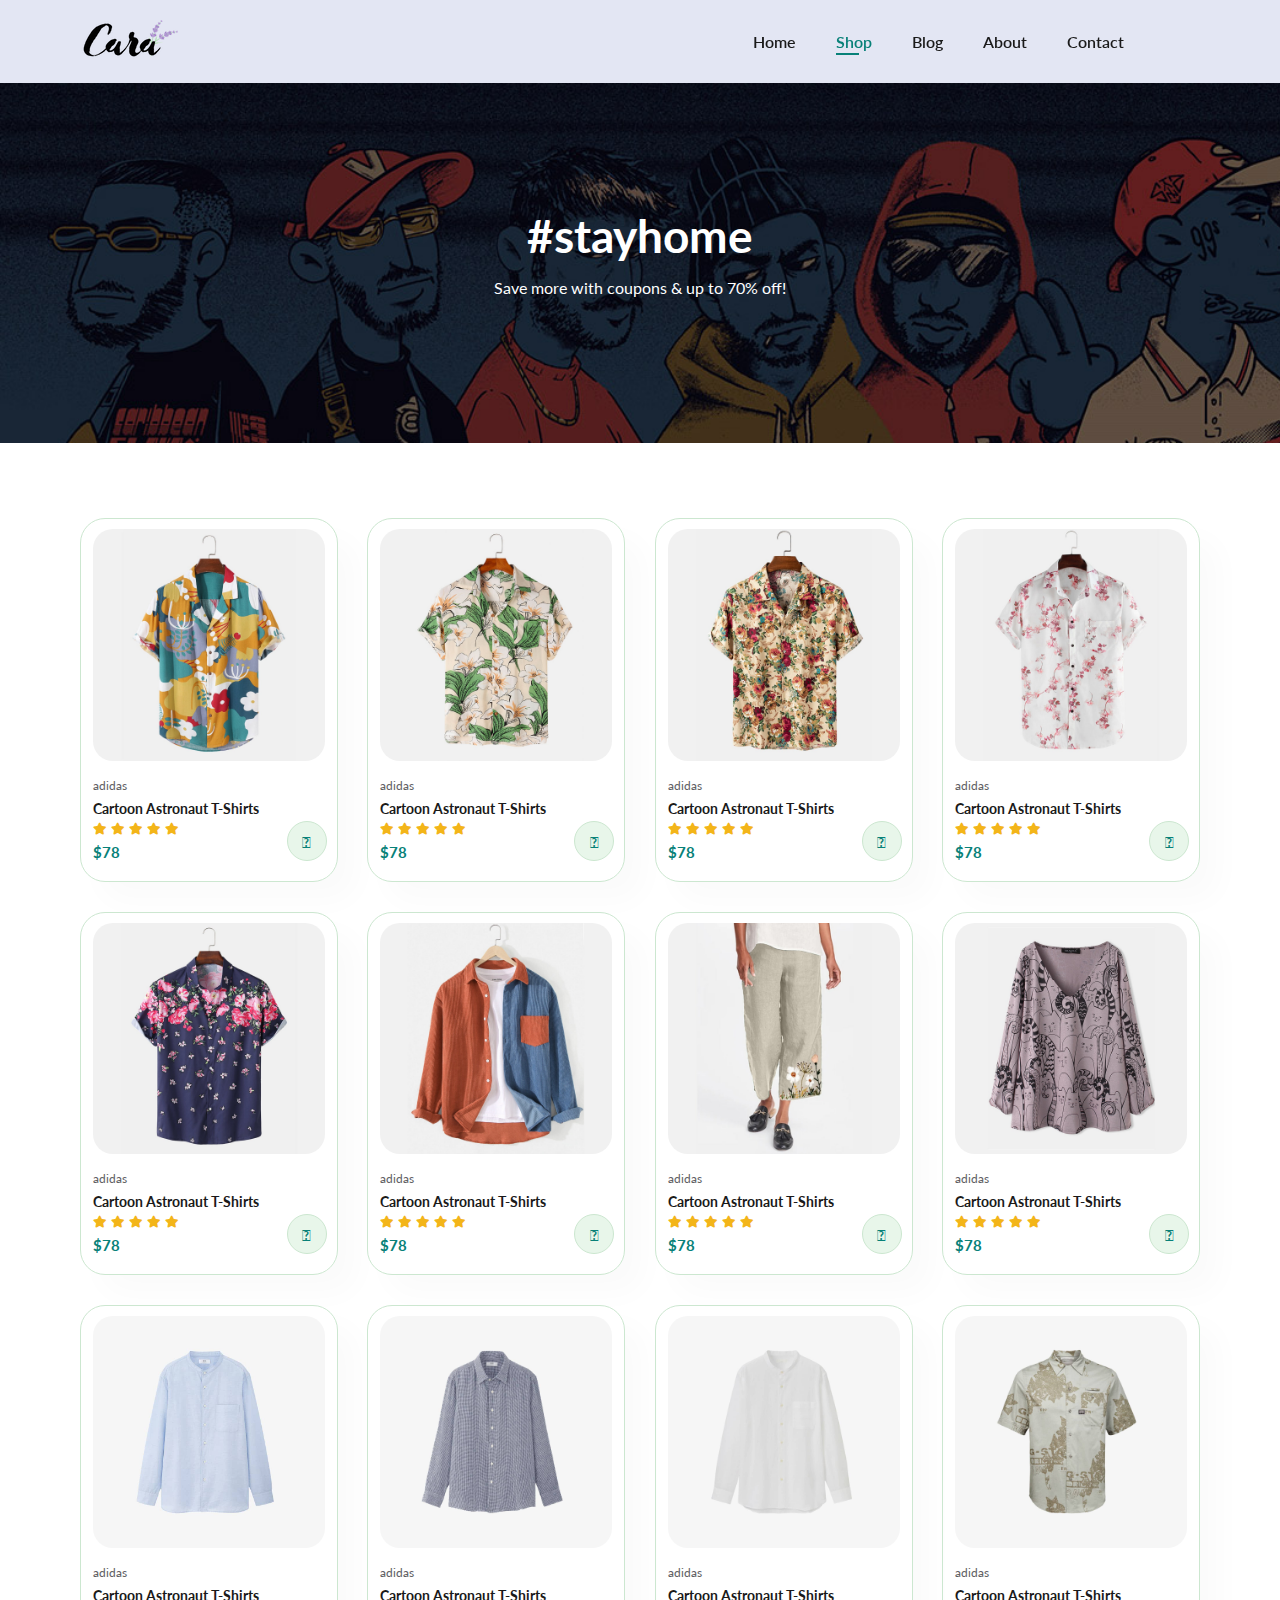
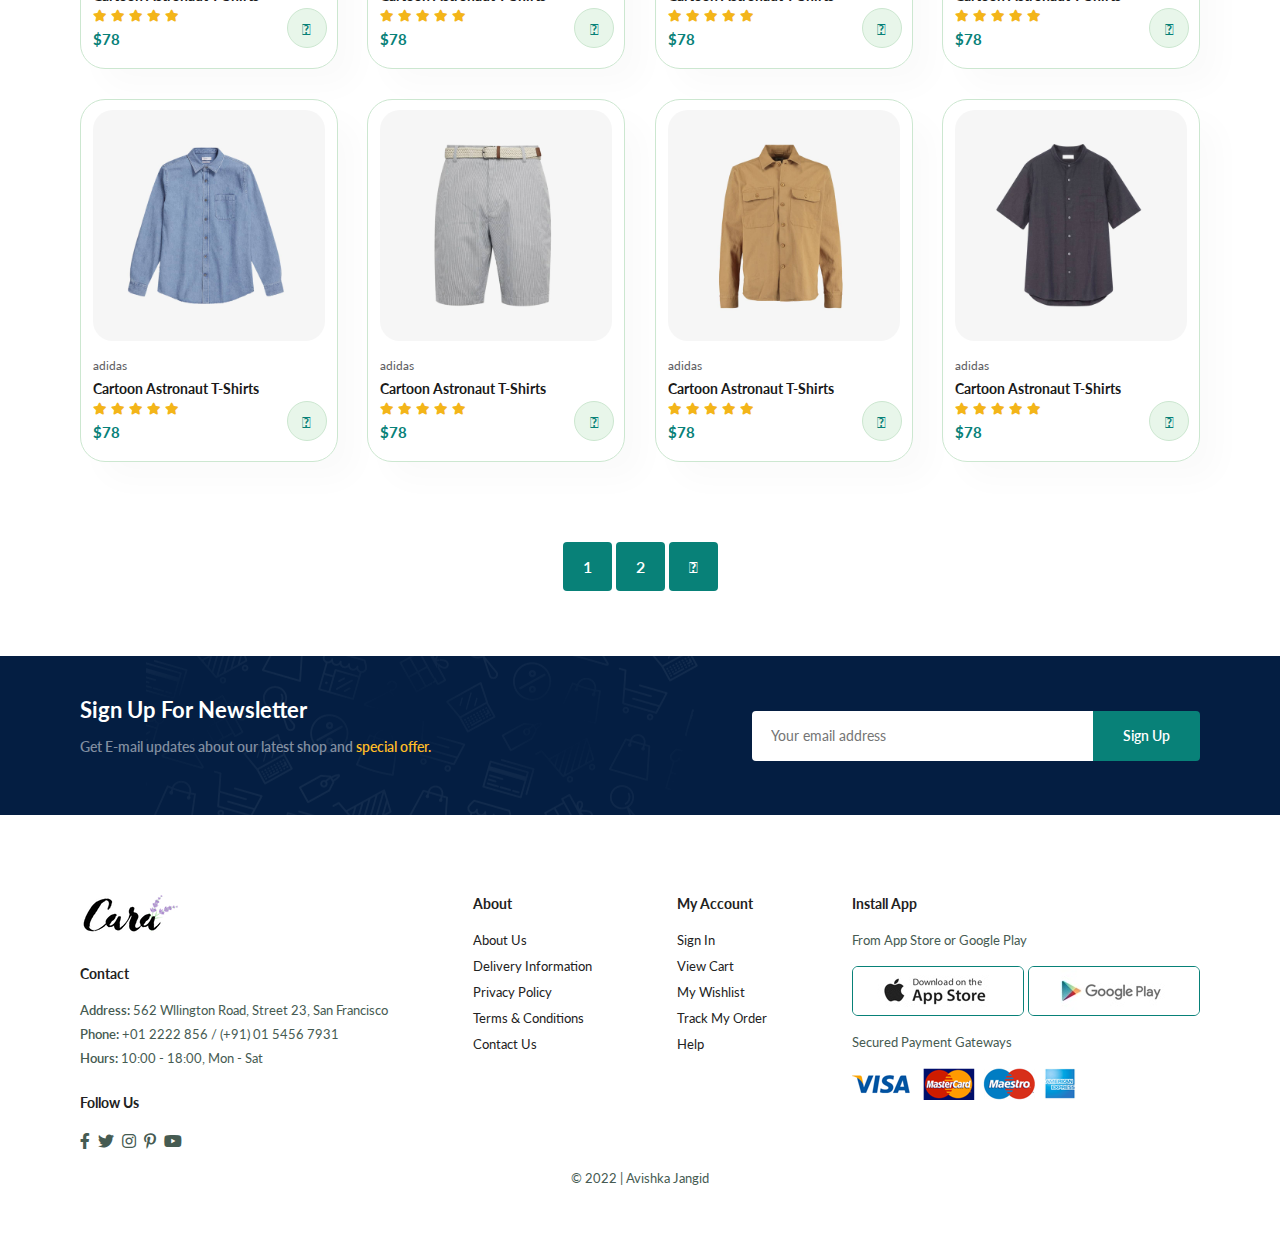
<file: shop.html>
<!DOCTYPE html>
<html lang="en">

<head>
  <meta charset="UTF-8" />
  <meta http-equiv="X-UA-Compatible" content="IE=edge" />
  <meta name="viewport" content="width=device-width, initial-scale=1.0" />
  <!-- Google Fonts-->
  <link rel="preconnect" href="https://fonts.googleapis.com">
  <link rel="preconnect" href="https://fonts.gstatic.com" crossorigin>
  <link href="https://fonts.googleapis.com/css2?family=Lato:wght@100;300;400;700;900&display=swap" rel="stylesheet">
  <!-- Font Awesome-->
  <link rel="stylesheet" href="https://pro.fontawesome.com/releases/v5.10.0/css/all.css" />
  <!-- Css -->
  <link rel="stylesheet" href="styles.css" />
  <title>Ecommerce Website</title>
</head>

<body>
  <section id="header">
    <a href="index.html">
      <img src="images/logo.png" class="logo" alt="" />
    </a>
    <div>
      <ul id="navbar">
        <li><a href="index.html">Home</a></li>
        <li><a class="active" href="shop.html">Shop</a></li>
        <li><a href="blog.html">Blog</a></li>
        <li><a href="about.html">About</a></li>
        <li><a href="contact.html">Contact</a></li>
        <li id="lg-bag">
          <a href="cart.html"><i class="far fa-shopping-bag"></i></a>
        </li>
        <a href="#" id="close"><i class="far fa-times"></i></a>
      </ul>
    </div>
    <div id="mobile">
      <a href="cart.html"><i class="far fa-shopping-bag"></i></a>
      <i id="bar" class="fas fa-outdent"></i>
    </div>
  </section>

  <section id="page-header">
    <h2>#stayhome</h2>
    <p>Save more with coupons & up to 70% off!</p>
  </section>

  <section id="product1" class="section-p1">
    <div class="pro-container">
      <div class="pro" onclick="window.location.href='sproduct.html';">
        <img src="images/products/f1.jpg" alt="" />
        <div class="des">
          <span>adidas</span>
          <h5>Cartoon Astronaut T-Shirts</h5>
          <div class="star">
            <i class="fas fa-star"></i>
            <i class="fas fa-star"></i>
            <i class="fas fa-star"></i>
            <i class="fas fa-star"></i>
            <i class="fas fa-star"></i>
          </div>
          <h4>$78</h4>
        </div>
        <a href="#"><i class="fal fa-shopping-cart cart"></i></a>
      </div>

      <div class="pro">
        <img src="images/products/f2.jpg" alt="" />
        <div class="des">
          <span>adidas</span>
          <h5>Cartoon Astronaut T-Shirts</h5>
          <div class="star">
            <i class="fas fa-star"></i>
            <i class="fas fa-star"></i>
            <i class="fas fa-star"></i>
            <i class="fas fa-star"></i>
            <i class="fas fa-star"></i>
          </div>
          <h4>$78</h4>
        </div>
        <a href="#"><i class="fal fa-shopping-cart cart"></i></a>
      </div>

      <div class="pro">
        <img src="images/products/f3.jpg" alt="" />
        <div class="des">
          <span>adidas</span>
          <h5>Cartoon Astronaut T-Shirts</h5>
          <div class="star">
            <i class="fas fa-star"></i>
            <i class="fas fa-star"></i>
            <i class="fas fa-star"></i>
            <i class="fas fa-star"></i>
            <i class="fas fa-star"></i>
          </div>
          <h4>$78</h4>
        </div>
        <a href="#"><i class="fal fa-shopping-cart cart"></i></a>
      </div>

      <div class="pro">
        <img src="images/products/f4.jpg" alt="" />
        <div class="des">
          <span>adidas</span>
          <h5>Cartoon Astronaut T-Shirts</h5>
          <div class="star">
            <i class="fas fa-star"></i>
            <i class="fas fa-star"></i>
            <i class="fas fa-star"></i>
            <i class="fas fa-star"></i>
            <i class="fas fa-star"></i>
          </div>
          <h4>$78</h4>
        </div>
        <a href="#"><i class="fal fa-shopping-cart cart"></i></a>
      </div>

      <div class="pro">
        <img src="images/products/f5.jpg" alt="" />
        <div class="des">
          <span>adidas</span>
          <h5>Cartoon Astronaut T-Shirts</h5>
          <div class="star">
            <i class="fas fa-star"></i>
            <i class="fas fa-star"></i>
            <i class="fas fa-star"></i>
            <i class="fas fa-star"></i>
            <i class="fas fa-star"></i>
          </div>
          <h4>$78</h4>
        </div>
        <a href="#"><i class="fal fa-shopping-cart cart"></i></a>
      </div>

      <div class="pro">
        <img src="images/products/f6.jpg" alt="" />
        <div class="des">
          <span>adidas</span>
          <h5>Cartoon Astronaut T-Shirts</h5>
          <div class="star">
            <i class="fas fa-star"></i>
            <i class="fas fa-star"></i>
            <i class="fas fa-star"></i>
            <i class="fas fa-star"></i>
            <i class="fas fa-star"></i>
          </div>
          <h4>$78</h4>
        </div>
        <a href="#"><i class="fal fa-shopping-cart cart"></i></a>
      </div>

      <div class="pro">
        <img src="images/products/f7.jpg" alt="" />
        <div class="des">
          <span>adidas</span>
          <h5>Cartoon Astronaut T-Shirts</h5>
          <div class="star">
            <i class="fas fa-star"></i>
            <i class="fas fa-star"></i>
            <i class="fas fa-star"></i>
            <i class="fas fa-star"></i>
            <i class="fas fa-star"></i>
          </div>
          <h4>$78</h4>
        </div>
        <a href="#"><i class="fal fa-shopping-cart cart"></i></a>
      </div>

      <div class="pro">
        <img src="images/products/f8.jpg" alt="" />
        <div class="des">
          <span>adidas</span>
          <h5>Cartoon Astronaut T-Shirts</h5>
          <div class="star">
            <i class="fas fa-star"></i>
            <i class="fas fa-star"></i>
            <i class="fas fa-star"></i>
            <i class="fas fa-star"></i>
            <i class="fas fa-star"></i>
          </div>
          <h4>$78</h4>
        </div>
        <a href="#"><i class="fal fa-shopping-cart cart"></i></a>
      </div>
      <div class="pro">
        <img src="images/products/n1.jpg" alt="" />
        <div class="des">
          <span>adidas</span>
          <h5>Cartoon Astronaut T-Shirts</h5>
          <div class="star">
            <i class="fas fa-star"></i>
            <i class="fas fa-star"></i>
            <i class="fas fa-star"></i>
            <i class="fas fa-star"></i>
            <i class="fas fa-star"></i>
          </div>
          <h4>$78</h4>
        </div>
        <a href="#"><i class="fal fa-shopping-cart cart"></i></a>
      </div>

      <div class="pro">
        <img src="images/products/n2.jpg" alt="" />
        <div class="des">
          <span>adidas</span>
          <h5>Cartoon Astronaut T-Shirts</h5>
          <div class="star">
            <i class="fas fa-star"></i>
            <i class="fas fa-star"></i>
            <i class="fas fa-star"></i>
            <i class="fas fa-star"></i>
            <i class="fas fa-star"></i>
          </div>
          <h4>$78</h4>
        </div>
        <a href="#"><i class="fal fa-shopping-cart cart"></i></a>
      </div>

      <div class="pro">
        <img src="images/products/n3.jpg" alt="" />
        <div class="des">
          <span>adidas</span>
          <h5>Cartoon Astronaut T-Shirts</h5>
          <div class="star">
            <i class="fas fa-star"></i>
            <i class="fas fa-star"></i>
            <i class="fas fa-star"></i>
            <i class="fas fa-star"></i>
            <i class="fas fa-star"></i>
          </div>
          <h4>$78</h4>
        </div>
        <a href="#"><i class="fal fa-shopping-cart cart"></i></a>
      </div>

      <div class="pro">
        <img src="images/products/n4.jpg" alt="" />
        <div class="des">
          <span>adidas</span>
          <h5>Cartoon Astronaut T-Shirts</h5>
          <div class="star">
            <i class="fas fa-star"></i>
            <i class="fas fa-star"></i>
            <i class="fas fa-star"></i>
            <i class="fas fa-star"></i>
            <i class="fas fa-star"></i>
          </div>
          <h4>$78</h4>
        </div>
        <a href="#"><i class="fal fa-shopping-cart cart"></i></a>
      </div>

      <div class="pro">
        <img src="images/products/n5.jpg" alt="" />
        <div class="des">
          <span>adidas</span>
          <h5>Cartoon Astronaut T-Shirts</h5>
          <div class="star">
            <i class="fas fa-star"></i>
            <i class="fas fa-star"></i>
            <i class="fas fa-star"></i>
            <i class="fas fa-star"></i>
            <i class="fas fa-star"></i>
          </div>
          <h4>$78</h4>
        </div>
        <a href="#"><i class="fal fa-shopping-cart cart"></i></a>
      </div>

      <div class="pro">
        <img src="images/products/n6.jpg" alt="" />
        <div class="des">
          <span>adidas</span>
          <h5>Cartoon Astronaut T-Shirts</h5>
          <div class="star">
            <i class="fas fa-star"></i>
            <i class="fas fa-star"></i>
            <i class="fas fa-star"></i>
            <i class="fas fa-star"></i>
            <i class="fas fa-star"></i>
          </div>
          <h4>$78</h4>
        </div>
        <a href="#"><i class="fal fa-shopping-cart cart"></i></a>
      </div>

      <div class="pro">
        <img src="images/products/n7.jpg" alt="" />
        <div class="des">
          <span>adidas</span>
          <h5>Cartoon Astronaut T-Shirts</h5>
          <div class="star">
            <i class="fas fa-star"></i>
            <i class="fas fa-star"></i>
            <i class="fas fa-star"></i>
            <i class="fas fa-star"></i>
            <i class="fas fa-star"></i>
          </div>
          <h4>$78</h4>
        </div>
        <a href="#"><i class="fal fa-shopping-cart cart"></i></a>
      </div>

      <div class="pro">
        <img src="images/products/n8.jpg" alt="" />
        <div class="des">
          <span>adidas</span>
          <h5>Cartoon Astronaut T-Shirts</h5>
          <div class="star">
            <i class="fas fa-star"></i>
            <i class="fas fa-star"></i>
            <i class="fas fa-star"></i>
            <i class="fas fa-star"></i>
            <i class="fas fa-star"></i>
          </div>
          <h4>$78</h4>
        </div>
        <a href="#"><i class="fal fa-shopping-cart cart"></i></a>
      </div>
    </div>
  </section>

  <section id="pagination" class="section-p1">
    <a href="#">1</a>
    <a href="#">2</a>
    <a href="#"><i class="fal fa-long-arrow-alt-right"></i></a>
  </section>

  <section id="newsletter" class="section-p1 section-m1">
    <div class="newstext">
      <h4>Sign Up For Newsletter</h4>
      <p>
        Get E-mail updates about our latest shop and
        <span>special offer.</span>
      </p>
    </div>
    <div class="form">
      <input type="text" placeholder="Your email address" />
      <button class="normal">Sign Up</button>
    </div>
  </section>

  <footer class="section-p1">
    <div class="col">
      <img class="logo" src="images/logo.png" />
      <h4>Contact</h4>
      <p>
        <span>Address:</span> 562 Wllington Road, Street 23, San Francisco
      </p>
      <p><span>Phone:</span> +01 2222 856 / (+91) 01 5456 7931</p>
      <p><span>Hours:</span> 10:00 - 18:00, Mon - Sat</p>
      <div class="follow">
        <h4>Follow Us</h4>
        <div class="icon">
          <i class="fab fa-facebook-f"></i>
          <i class="fab fa-twitter"></i>
          <i class="fab fa-instagram"></i>
          <i class="fab fa-pinterest-p"></i>
          <i class="fab fa-youtube"></i>
        </div>
      </div>
    </div>

    <div class="col">
      <h4>About</h4>
      <a href="#">About Us</a>
      <a href="#">Delivery Information</a>
      <a href="#">Privacy Policy</a>
      <a href="#">Terms & Conditions</a>
      <a href="#">Contact Us</a>
    </div>

    <div class="col">
      <h4>My Account</h4>
      <a href="#">Sign In</a>
      <a href="#">View Cart</a>
      <a href="#">My Wishlist</a>
      <a href="#">Track My Order</a>
      <a href="#">Help</a>
    </div>

    <div class="col install">
      <h4>Install App</h4>
      <p>From App Store or Google Play</p>
      <div class="row">
        <img src="images/pay/app.jpg" />
        <img src="images/pay/play.jpg" />
      </div>
      <p>Secured Payment Gateways</p>
      <img src="images/pay/pay.png" />
    </div>

    <div class="copyright">
      <p>© 2022 | Avishka Jangid</p>
    </div>
  </footer>

  <script src="index.js"></script>
</body>

</html>
</file>
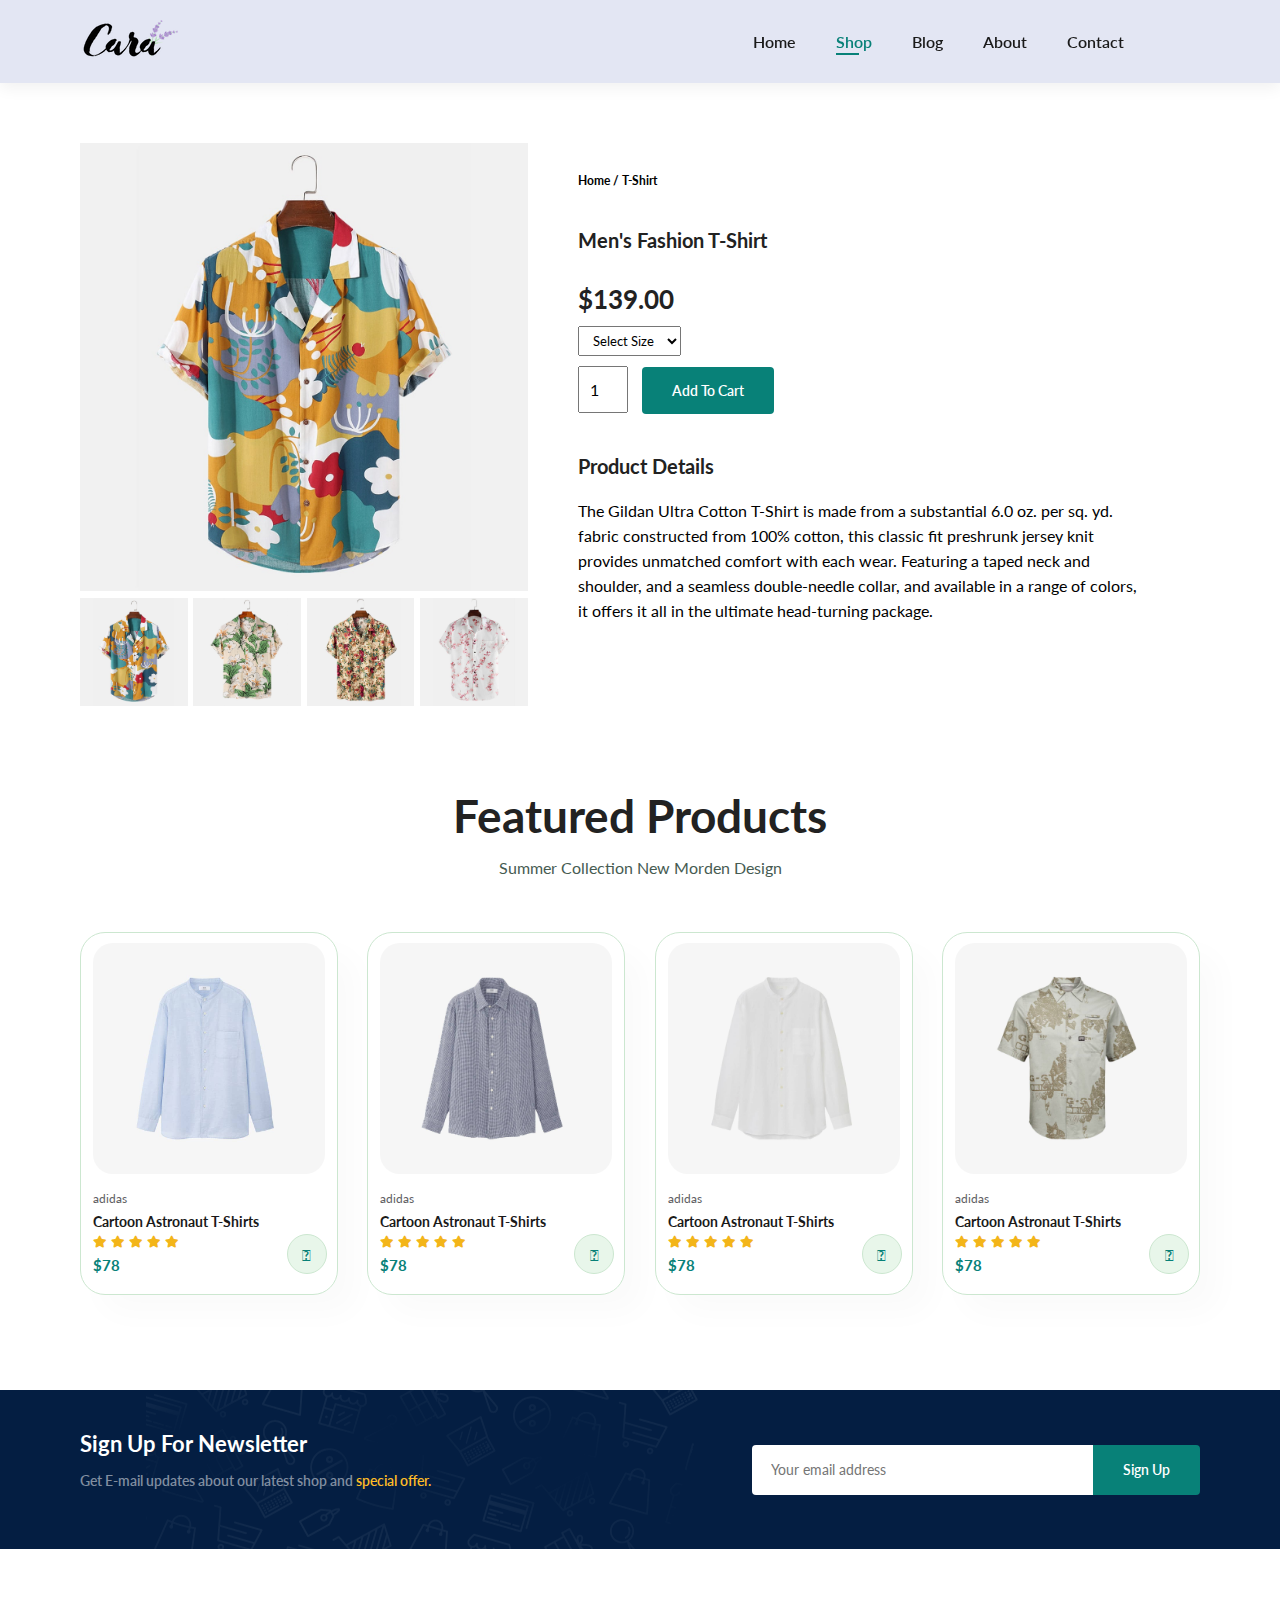
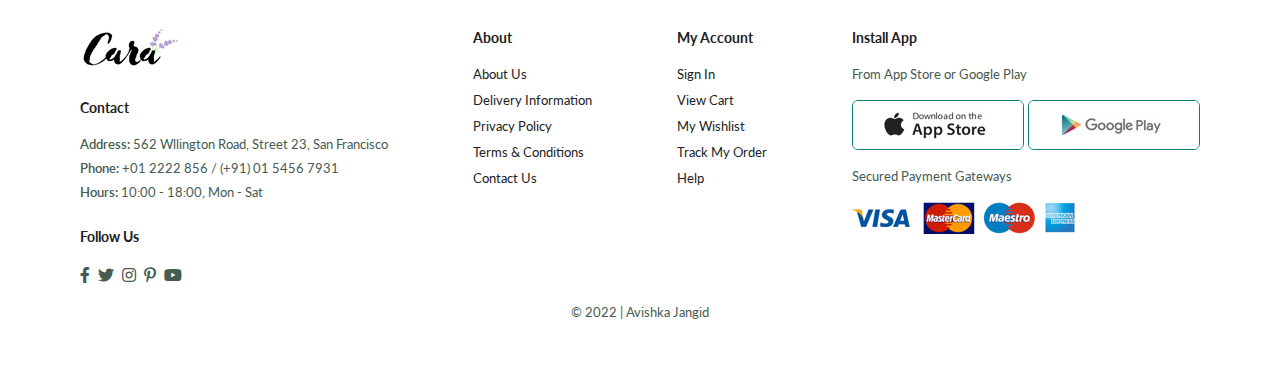
<file: sproduct.html>
<!DOCTYPE html>
<html lang="en">

<head>
  <meta charset="UTF-8" />
  <meta http-equiv="X-UA-Compatible" content="IE=edge" />
  <meta name="viewport" content="width=device-width, initial-scale=1.0" />
  <!-- Google Fonts-->
  <link rel="preconnect" href="https://fonts.googleapis.com">
  <link rel="preconnect" href="https://fonts.gstatic.com" crossorigin>
  <link href="https://fonts.googleapis.com/css2?family=Lato:wght@100;300;400;700;900&display=swap" rel="stylesheet">
  <!-- Font Awesome-->
  <link rel="stylesheet" href="https://pro.fontawesome.com/releases/v5.10.0/css/all.css" />
  <!-- Css -->
  <link rel="stylesheet" href="styles.css" />
  <title>Ecommerce Website</title>
</head>

<body>
  <section id="header">
    <a href="index.html">
      <img src="images/logo.png" class="logo" alt="" />
    </a>
    <div>
      <ul id="navbar">
        <li><a href="index.html">Home</a></li>
        <li><a class="active" href="shop.html">Shop</a></li>
        <li><a href="blog.html">Blog</a></li>
        <li><a href="about.html">About</a></li>
        <li><a href="contact.html">Contact</a></li>
        <li id="lg-bag">
          <a href="cart.html"><i class="far fa-shopping-bag"></i></a>
        </li>
        <a href="#" id="close"><i class="far fa-times"></i></a>
      </ul>
    </div>
    <div id="mobile">
      <a href="cart.html"><i class="far fa-shopping-bag"></i></a>
      <i id="bar" class="fas fa-outdent"></i>
    </div>
  </section>

  <section id="prodetails" class="section-p1">
    <div class="single-pro-image">
      <img src="images/products/f1.jpg" width="100%" id="MainImg" />

      <div class="small-img-group">
        <div class="small-img-col">
          <img src="images/products/f1.jpg" width="100%" class="small-img" />
        </div>
        <div class="small-img-col">
          <img src="images/products/f2.jpg" width="100%" class="small-img" />
        </div>
        <div class="small-img-col">
          <img src="images/products/f3.jpg" width="100%" class="small-img" />
        </div>
        <div class="small-img-col">
          <img src="images/products/f4.jpg" width="100%" class="small-img" />
        </div>
      </div>
    </div>

    <div class="single-pro-details">
      <h6>Home / T-Shirt</h6>
      <h4>Men's Fashion T-Shirt</h4>
      <h2>$139.00</h2>
      <select>
        <option>Select Size</option>
        <option>XL</option>
        <option>XXL</option>
        <option>Small</option>
        <option>Large</option>
      </select>
      <input type="number" value="1" />
      <button class="normal">Add To Cart</button>
      <h4>Product Details</h4>
      <span>The Gildan Ultra Cotton T-Shirt is made from a substantial 6.0 oz.
        per sq. yd. fabric constructed from 100% cotton, this classic fit
        preshrunk jersey knit provides unmatched comfort with each wear.
        Featuring a taped neck and shoulder, and a seamless double-needle
        collar, and available in a range of colors, it offers it all in the
        ultimate head-turning package.</span>
    </div>
  </section>

  <section id="product1" class="section-p1">
    <h2>Featured Products</h2>
    <p>Summer Collection New Morden Design</p>
    <div class="pro-container">
      <div class="pro">
        <img src="images/products/n1.jpg" alt="" />
        <div class="des">
          <span>adidas</span>
          <h5>Cartoon Astronaut T-Shirts</h5>
          <div class="star">
            <i class="fas fa-star"></i>
            <i class="fas fa-star"></i>
            <i class="fas fa-star"></i>
            <i class="fas fa-star"></i>
            <i class="fas fa-star"></i>
          </div>
          <h4>$78</h4>
        </div>
        <a href="#"><i class="fal fa-shopping-cart cart"></i></a>
      </div>

      <div class="pro">
        <img src="images/products/n2.jpg" alt="" />
        <div class="des">
          <span>adidas</span>
          <h5>Cartoon Astronaut T-Shirts</h5>
          <div class="star">
            <i class="fas fa-star"></i>
            <i class="fas fa-star"></i>
            <i class="fas fa-star"></i>
            <i class="fas fa-star"></i>
            <i class="fas fa-star"></i>
          </div>
          <h4>$78</h4>
        </div>
        <a href="#"><i class="fal fa-shopping-cart cart"></i></a>
      </div>

      <div class="pro">
        <img src="images/products/n3.jpg" alt="" />
        <div class="des">
          <span>adidas</span>
          <h5>Cartoon Astronaut T-Shirts</h5>
          <div class="star">
            <i class="fas fa-star"></i>
            <i class="fas fa-star"></i>
            <i class="fas fa-star"></i>
            <i class="fas fa-star"></i>
            <i class="fas fa-star"></i>
          </div>
          <h4>$78</h4>
        </div>
        <a href="#"><i class="fal fa-shopping-cart cart"></i></a>
      </div>

      <div class="pro">
        <img src="images/products/n4.jpg" alt="" />
        <div class="des">
          <span>adidas</span>
          <h5>Cartoon Astronaut T-Shirts</h5>
          <div class="star">
            <i class="fas fa-star"></i>
            <i class="fas fa-star"></i>
            <i class="fas fa-star"></i>
            <i class="fas fa-star"></i>
            <i class="fas fa-star"></i>
          </div>
          <h4>$78</h4>
        </div>
        <a href="#"><i class="fal fa-shopping-cart cart"></i></a>
      </div>
    </div>
  </section>

  <section id="newsletter" class="section-p1 section-m1">
    <div class="newstext">
      <h4>Sign Up For Newsletter</h4>
      <p>
        Get E-mail updates about our latest shop and
        <span>special offer.</span>
      </p>
    </div>
    <div class="form">
      <input type="text" placeholder="Your email address" />
      <button class="normal">Sign Up</button>
    </div>
  </section>

  <footer class="section-p1">
    <div class="col">
      <img class="logo" src="images/logo.png" />
      <h4>Contact</h4>
      <p>
        <span>Address:</span> 562 Wllington Road, Street 23, San Francisco
      </p>
      <p><span>Phone:</span> +01 2222 856 / (+91) 01 5456 7931</p>
      <p><span>Hours:</span> 10:00 - 18:00, Mon - Sat</p>
      <div class="follow">
        <h4>Follow Us</h4>
        <div class="icon">
          <i class="fab fa-facebook-f"></i>
          <i class="fab fa-twitter"></i>
          <i class="fab fa-instagram"></i>
          <i class="fab fa-pinterest-p"></i>
          <i class="fab fa-youtube"></i>
        </div>
      </div>
    </div>

    <div class="col">
      <h4>About</h4>
      <a href="#">About Us</a>
      <a href="#">Delivery Information</a>
      <a href="#">Privacy Policy</a>
      <a href="#">Terms & Conditions</a>
      <a href="#">Contact Us</a>
    </div>

    <div class="col">
      <h4>My Account</h4>
      <a href="#">Sign In</a>
      <a href="#">View Cart</a>
      <a href="#">My Wishlist</a>
      <a href="#">Track My Order</a>
      <a href="#">Help</a>
    </div>

    <div class="col install">
      <h4>Install App</h4>
      <p>From App Store or Google Play</p>
      <div class="row">
        <img src="images/pay/app.jpg" />
        <img src="images/pay/play.jpg" />
      </div>
      <p>Secured Payment Gateways</p>
      <img src="images/pay/pay.png" />
    </div>

    <div class="copyright">
      <p>© 2022 | Avishka Jangid</p>
    </div>
  </footer>

  <script>
    var mainImg = document.getElementById("MainImg");
    var smallImg = document.getElementsByClassName("small-img");

    smallImg[0].onclick = function () {
      mainImg.src = smallImg[0].src;
    }
    smallImg[1].onclick = function () {
      mainImg.src = smallImg[1].src;
    }
    smallImg[2].onclick = function () {
      mainImg.src = smallImg[2].src;
    }
    smallImg[3].onclick = function () {
      mainImg.src = smallImg[3].src;
    }
  </script>

  <script src="index.js"></script>
</body>

</html>
</file>
<file: styles.css>
* {
  margin: 0;
  padding: 0;
  box-sizing: border-box;
  font-family: "Lato", sans-serif;
}
h1 {
  font-size: 50px;
  line-height: 64px;
  color: #222;
}
h2 {
  font-size: 46px;
  line-height: 54px;
  color: #222;
}
h4 {
  font-size: 20px;
  color: #222;
}
h6 {
  font-size: 12px;
  font-weight: 700;
}
p {
  font-size: 16px;
  color: #465b52;
  margin: 15px 0 20px 0;
}
.section-p1 {
  padding: 40px 80px;
}
.section-m1 {
  margin: 40px 0;
}
button.normal {
  font-size: 14px;
  font-weight: 600;
  padding: 15px 30px;
  color: #000;
  background-color: #fff;
  border-radius: 4px;
  cursor: pointer;
  border: none;
  outline: none;
  transition: 0.2;
}
button.white {
  font-size: 13px;
  font-weight: 600;
  padding: 11px 18px;
  color: #fff;
  background-color: transparent;
  cursor: pointer;
  border: 1px solid #fff;
  outline: none;
  transition: 0.2;
}
body {
  width: 100%;
}


/* Header Section*/

#header {
  display: flex;
  align-items: center;
  justify-content: space-between;
  padding: 20px 80px;
  background: #e3e6f3;
  box-shadow: 0 5px 15px rgba(0, 0, 0, 0.06);
  z-index: 999;
  position: sticky;
  top: 0;
  left: 0;
}
#navbar {
  display: flex;
  align-items: center;
  justify-content: center;
}
#navbar li {
  list-style: none;
  padding: 0 20px;
  position: relative;
}
#navbar a {
  text-decoration: none;
  font-size: 16px;
  font-weight: 600;
  color: #1a1a1a;
  transition: 0.3s ease;
}
#navbar li a:hover,
#navbar li a.active {
  color: #088178;
}
#navbar li a.active::after,
#navbar li a:hover::after {
  content: "";
  width: 30%;
  height: 2px;
  background: #088178;
  position: absolute;
  bottom: -4px;
  left: 20px;
}
#mobile {
  display: none;
  align-items: center;
}
#close {
  display: none;
}
#bar {
  cursor: pointer;
}


/* Hero Section*/

#hero {
  background-image: url("images/hero4.png");
  height: 90vh;
  width: 100%;
  background-size: cover;
  background-position: top 25% right 0;
  padding: 0 80px;
  display: flex;
  flex-direction: column;
  align-items: flex-start;
  justify-content: center;
}
#hero h4 {
  padding-bottom: 15px;
}
#hero h1 {
  color: #088178;
}
#hero button {
  background-image: url("images/button.png");
  background-color: transparent;
  color: #088178;
  border: 0;
  padding: 14px 80px 14px 65px;
  background-repeat: no-repeat;
  cursor: pointer;
  font-weight: 700;
  font-size: 15px;
}


/* Feature Section */

#feature {
  display: flex;
  align-items: center;
  justify-content: space-between;
  flex-wrap: wrap;
}
#feature .f-box {
  width: 180px;
  text-align: center;
  padding: 25px 15px;
  box-shadow: 20px 20px 34px rgba(0, 0, 0, 0.03);
  border: 1px solid #cce7d0;
  border-radius: 4px;
  margin: 15px 0;
}
#feature .f-box:hover {
  box-shadow: 10px 10px 54px rgba(70, 62, 221, 0.1);
}
#feature .f-box img {
  width: 100%;
  margin-bottom: 10px;
}
#feature .f-box h6 {
  display: inline-block;
  padding: 9px 8px 6px 8px;
  line-height: 1;
  border-radius: 4px;
  color: #088178;
  background-color: #fddde4;
}
#feature .f-box:nth-child(2) h6 {
  background-color: #cdebbc;
}
#feature .f-box:nth-child(3) h6 {
  background-color: #d1e8f2;
}
#feature .f-box:nth-child(4) h6 {
  background-color: #cdd4f8;
}
#feature .f-box:nth-child(5) h6 {
  background-color: #f6dbf6;
}
#feature .f-box:nth-child(6) h6 {
  background-color: #fff2e5;
}


/* Product Section */

#product1 {
  text-align: center;
}
#product1 .pro-container {
  display: flex;
  justify-content: space-between;
  padding-top: 20px;
  flex-wrap: wrap;
}
#product1 .pro {
  width: 23%;
  min-width: 250px;
  padding: 10px 12px;
  border: 1px solid #cce7d0;
  border-radius: 25px;
  cursor: pointer;
  box-shadow: 20px 20px 30px rgba(0, 0, 0, 0.02);
  margin: 15px 0;
  transition: 0.2s ease;
  position: relative;
}
#product1 .pro:hover {
  box-shadow: 20px 20px 30px rgba(0, 0, 0, 0.06);
}
#product1 .pro img {
  width: 100%;
  border-radius: 20px;
}
#product1 .pro .des {
  text-align: start;
  padding: 10px 0;
}
#product1 .pro .des span {
  color: #606063;
  font-size: 12px;
}
#product1 .pro .des h5 {
  padding-top: 7px;
  color: #1a1a1a;
  font-size: 14px;
}
#product1 .pro .des i {
  font-size: 12px;
  color: #f3b519;
}
#product1 .pro .des h4 {
  padding-top: 7px;
  font-size: 15px;
  font-weight: 700;
  color: #088178;
}
#product1 .pro .cart {
  width: 40px;
  height: 40px;
  line-height: 40px;
  border-radius: 50px;
  font-weight: 500;
  background-color: #e8f6ea;
  color: #088178;
  border: 1px solid #cce7d0;
  position: absolute;
  bottom: 20px;
  right: 10px;
}


/* Banner Section */

#banner {
  display: flex;
  flex-direction: column;
  justify-content: center;
  align-items: center;
  text-align: center;
  background-image: url("images/banner/b2.jpg");
  width: 100%;
  height: 40vh;
  background-size: cover;
  background-position: center;
}
#banner h4 {
  color: #fff;
  font-size: 16px;
}
#banner h2 {
  color: #fff;
  font-size: 30px;
  padding: 10px 0;
}
#banner h2 span {
  color: #ef3636;
}
#banner button:hover {
  background-color: #088178;
  color: #fff;
}
#sm-banner {
  display: flex;
  justify-content: space-between;
  flex-wrap: wrap;
}
#sm-banner .banner-box {
  display: flex;
  flex-direction: column;
  justify-content: center;
  align-items: flex-start;
  background-image: url("images/banner/b17.jpg");
  min-width: 665px;
  height: 50vh;
  background-size: cover;
  background-position: center;
  padding: 30px;
}
#sm-banner .banner-box2 {
  background-image: url("images/banner/b10.jpg");
}
#sm-banner h4 {
  color: #fff;
  font-size: 20px;
  font-weight: 300;
}
#sm-banner h2 {
  color: #fff;
  font-size: 28px;
  font-weight: 800;
}
#sm-banner span {
  color: #fff;
  font-size: 14px;
  font-weight: 500;
  padding-bottom: 15px;
}
#sm-banner .banner-box:hover button {
  background-color: #088178;
  border: 1px solid #088178;
}
#banner3 {
    display: flex;
    justify-content: space-between;
    flex-wrap: wrap;
    padding: 0 80px;
}
#banner3 .banner-box {
  display: flex;
  flex-direction: column;
  justify-content: center;
  align-items: flex-start;
  background-image: url("images/banner/b7.jpg");
  min-width: 31.5%;
  height: 30vh;
  background-size: cover;
  background-position: center;
  padding: 20px;
  margin-bottom: 20px;
}
#banner3 .banner-box2 {
    background-image: url("images/banner/b4.jpg");
}
#banner3 .banner-box3 {
    background-image: url("images/banner/b18.jpg");
}
#banner3 h2 {
    color: #fff;
    font-weight: 900;
    font-size: 22px;
}
#banner3 h3 {
    color: #D82148;
    font-weight: 800;
    font-size: 15px;
}


/* Newsletter Section*/

#newsletter {
  display: flex;
  justify-content: space-between;
  flex-wrap: wrap;
  align-items: center;
  background-image: url("images/banner/b14.png");
  background-repeat: no-repeat;
  background-position: 20% 30%;
  background-color: #041e42;
}
#newsletter h4 {
  font-size: 22px;
  font-weight: 700;
  color: #fff;
}
#newsletter p {
  font-size: 14px;
  font-weight: 600;
  color: #818ea0;
}
#newsletter p span {
  color: #ffbd27;
}
#newsletter .form {
  display: flex;
  width: 40%;
}
#newsletter input {
  height: 3.125rem;
  padding: 0 1.25em;
  font-size: 14px;
  width: 100%;
  border: 1px solid transparent;
  border-radius: 4px;
  outline: none;
  border-top-right-radius: 0;
  border-bottom-right-radius: 0;
}
#newsletter button {
  background-color: #088178;
  color: #fff;
  white-space: nowrap;
  border-top-left-radius: 0;
  border-bottom-left-radius: 0;
}


/* Footer Section*/

footer {
  display: flex;
  flex-wrap: wrap;
  justify-content: space-between;
}
footer .col {
  display: flex;
  flex-direction: column;
  align-items: flex-start;
  margin-bottom: 20px;
}
footer .logo {
  margin-bottom: 30px;
}
footer h4 {
  font-size: 14px;
  padding-bottom: 20px;
}
footer span {
  font-weight: 600;
}
footer p {
  font-size: 13px;
  margin: 0 0 8px 0;
}
footer a {
  font-size: 13px;
  text-decoration: none;
  color: #222;
  margin-bottom: 10px;
}
footer .follow {
  margin-top: 20px;
}
footer .follow i {
  color: #465b52;
  padding-right: 4px;
  cursor: pointer;
}
footer .install .row img {
  border: 1px solid #088178;
  border-radius: 6px;
}
footer .install img {
  margin: 10px 0 15px 0;
}
footer .follow i:hover,
footer a:hover {
  color: #088178
}
footer .copyright {
  width: 100%;
  text-align: center;
}


/* Shop Page*/

#page-header {
  background-image: url("images/banner/b1.jpg");
  width: 100%;
  height: 40vh;
  background-size: cover;
  display: flex;
  flex-direction: column;
  justify-content: center;
  text-align: center;
  padding: 14px;
}
#page-header h2,
#page-header p {
  color: #fff;
}
#pagination {
  text-align: center;
}
#pagination a {
  text-decoration: none;
  background-color: #088178;
  padding: 15px 20px;
  border-radius: 4px;
  color: #fff;
  font-weight: 600;
}
#pagination a i {
  font-size: 16px;
  font-weight: 600;
}


/* Single Product */

#prodetails {
  display: flex;
  margin-top: 20px;
}
#prodetails .single-pro-image {
  width: 40%;
  margin-right: 50px;
}
.small-img-group {
  display: flex;
  justify-content: space-between;
  margin-top: 4px;
}
.small-img-col {
  flex-basis: 24%;
  cursor: pointer;
}
#prodetails .single-pro-details {
  width: 50%;
  padding-top: 30px;
}
#prodetails .single-pro-details h4 {
  padding: 40px 0 20px 0;
}
#prodetails .single-pro-details h2 {
  font-size: 26px;
}
#prodetails .single-pro-details select {
  display: block;
  padding: 5px 10px;
  margin-bottom: 10px;
}
#prodetails .single-pro-details input {
  width: 50px;
  height: 47px;
  padding-left: 10px;
  font-size: 16px;
  margin-right: 10px;
}
#prodetails .single-pro-details input:focus {
  outline: none;
}
#prodetails .single-pro-details button {
  background-color: #088178;
  color: #fff;
}
#prodetails .single-pro-details span {
  line-height: 25px;
}


/* Blog Page */

#page-header.blog-header {
  background-image: url("images/banner/b19.jpg");
}
#blog {
  padding: 150px 150px 0 150px;
}
#blog .blog-box {
  display: flex;
  align-items: center;
  width: 100%;
  position: relative;
  padding-bottom: 90px;
}
#blog .blog-img {
  width: 50%;
  margin-right: 40px;
}
#blog img {
  width: 100%;
  height: 300px;
  object-fit: cover;
}
#blog .blog-details {
  width: 50%;
}
#blog .blog-details a {
  text-decoration: none;
  font-size: 11px;
  color: #000;
  font-weight: 700;
  position: relative;
}
#blog .blog-details a::after {
  content: "";
  width: 50px;
  height: 1px;
  background-color: #000;
  position: absolute;
  top: 7px;
  right: -60px;
}
#blog .blog-details a:hover {
  color: #088178;
  transition: 0.3s;
}
#blog .blog-details a:hover::after {
  background-color: #088178;
}
#blog .blog-box h1 {
  position: absolute;
  top: -40px;
  left: 0;
  font-size: 70px;
  font-weight: 700;
  color: #c9cbce;
  z-index: -9;
}


/* About Page */

#page-header.about-header {
  background-image: url("images/about/banner.png");
}
#about-head {
  display: flex;
  align-items: center;
}
#about-head img {
  width: 50%;
  height: auto;
}
#about-head div {
  padding-left: 40px;
}
#about-app {
  text-align: center;
}
#about-app .video {
  width: 70%;
  height: 100%;
  margin: 30px auto 0 auto;
}
#about-app .video video {
  width: 100%;
  height: 100%;
  border-radius: 20px;
}


/* Contact Page*/

#contact-details {
  display: flex;
  align-items: center;
  justify-content: space-between;
}
#contact-details .details {
  width: 40%;
}
#contact-details .details span,
#form-details form span {
  font-size: 12px;
}
#contact-details .details h2,
#form-details form h2 {
  font-size: 26px;
  line-height: 35px;
  padding: 20px 0;
}
#contact-details .details h3 {
  font-size: 16px;
  padding-bottom: 15px;
}
#contact-details .details li {
  list-style: none;
  display: flex;
  padding: 10px 0;
}
#contact-details .details li i {
  font-size: 14px;
  padding-right: 22px;
}
#contact-details .details li p {
  margin: 0;
  font-size: 14px;
}
#contact-details .map {
  width: 55%;
  height: 400px;
}
#contact-details .map iframe {
  width: 100%;
  height: 100%;
}
#form-details {
  display: flex;
  justify-content: space-between;
  margin: 30px;
  padding: 80px;
  border: 1px solid #e1e1e1;
}
#form-details form {
  width: 65%;
  display: flex;
  flex-direction: column;
  align-items: flex-start; 
}
#form-details form input,
#form-details form textarea {
  width: 100%;
  padding: 12px 15px;
  outline: none;
  margin-bottom: 20px;
  border: 1px solid #e1e1e1;
}
#form-details form button {
  background-color: #088178;
  color: #fff;
}
#form-details .people div {
  padding-bottom: 25px;
  display: flex;
  align-items: flex-start;
}
#form-details .people div img {
  width: 65px;
  height: 65px;
  object-fit: cover;
  margin-right: 15px;
}
#form-details .people div p {
  margin: 0;
  font-size: 13px;
  line-height: 25px;
}
#form-details .people div p span {
  display: block;
  font-size: 16px;
  font-weight: 600;
  color: #000;
}

/* Cart Page */

#cart {
  overflow-x: auto;
}
#cart table {
 width: 100%;
 border-collapse: collapse;
 table-layout: fixed;
 white-space: nowrap; 
}
#cart table img {
  width: 70px;
}
#cart table td:nth-child(1) {
  width: 100px;
  text-align: center;
}
#cart table td:nth-child(2) {
  width: 150px;
  text-align: center;
}
#cart table td:nth-child(3) {
  width: 250px;
  text-align: center;
}
#cart table td:nth-child(4),
#cart table td:nth-child(5),
#cart table td:nth-child(6) {
  width: 150px;
  text-align: center;
}
#cart table td:nth-child(5) input {
  width: 70px;
  padding: 10px 5px 10px 15px;
}
#cart table thead {
  border: 1px solid #e2e9e1;
  border-left: none;
  border-right: none;
}
#cart table thead td {
  font-weight: 700;
  text-transform: uppercase;
  font-size: 13px;
  padding: 18px 0;
}
#cart table tbody tr td {
  padding-top: 15px;
}
#cart table tbody td {
  font-size: 13px;
}
#cart-add {
  display: flex;
  flex-wrap: wrap;
  justify-content: space-between;
}
#coupon {
  width: 50%;
  margin-bottom: 30px;
}
#coupon h3,
#subtotal h3 {
  padding-bottom: 15px;
}
#coupon input {
  padding: 10px 20px;
  outline: none;
  width: 60%;
  margin-right: 10px;
  border: 1px solid #e2e9e1;
}
#coupon button,
#subtotal button {
  background-color: #088178;
  color: #fff;
  padding: 12px 20px ;
}
#subtotal {
  width: 50%;
  margin-bottom: 30px;
  border: 1px solid #e2e9e1;
  padding: 30px;
}
#subtotal table {
  border-collapse: collapse;
  width: 100%;
  margin-bottom: 20px;
}
#subtotal table td {
  width: 50%;
  border: 1px solid #e2e9e1;
  padding: 10px;
  font-size: 13px;
}


/* Start Media Query */

@media (max-width: 799px) {
  .section-p1 {
    padding: 40px 40px;
  }
  #navbar {
    display: flex;
    flex-direction: column;
    align-items: flex-start;
    justify-content: flex-start;
    position: fixed;
    top: 0;
    right: -300px;
    height: 100vh;
    width: 300px;
    background-color: #e3e6f3;
    box-shadow: 0 40px 60px rgba(0,0,0,0.1);
    padding: 80px 0 0 10px;
    transition: 0.3s;
  }
  #navbar.active {
    right: 0px;
  }
  #navbar li {
    margin-bottom: 25px;
  }
  #mobile {
    display: flex;
    align-items: center;
  }
  #mobile i {
    color: #1a1a1a;
    font-size: 24px;
    padding-left: 20px;
  }
  #close {
    display: initial;
    position: absolute;
    top: 30px;
    left: 30px;
    color: #222;
    font-size: 24px;
  }
  #lg-bag {
    display: none;
  }
  #hero {
    height: 70vh;
    padding: 0 80px;
    background-position: top 30% right 30%;
  }
  #feature {
    justify-content: center;
  }
  #feature .f-box {
    margin: 15px 15px;
  }
  #product1 .pro-container {
    justify-content: center;
  }
  #product1 .pro {
    margin: 15px;
  }
  #banner {
    height: 20vh;
  }
  #sm-banner .banner-box {
    min-width: 100%;
    height: 30vh;
  }
  #sm-banner .banner-box2 {
    margin-top: 30px;
  }
  #banner3 {
    padding: 0 40px;
  }
  #banner3 .banner-box {
    width: 28%;
  }
  #newsletter .form {
    width: 70%;
  }

  /* Contact Page */
  #form-details {
    padding: 40px;
  }
  #form-details form {
    width: 50%;
  }
}

@media (max-width: 477px) {
  .section-p1 {
    padding: 20px;
  }
  #header {
    padding: 10px 30px;
  }
  h1 {
    font-size: 38px;
  }
  h2 {
    font-size: 32px;
  }
  #hero {
    padding: 0 20px;
    background-position: 55%;
  }
  #feature {
    justify-content: space-around;
  }
  #feature .f-box {
    width: 155px;
    margin: 0 0 15px 0;
  }
  #product1 .pro {
    width: 100%;
  }
  #banner {
    height: 40vh;
  }
  #sm-banner .banner-box {
    height: 40vh;
  }
  #sm-banner .banner-box2 {
    margin-top: 20px;
  }
  #banner3 {
    padding: 0 20px;
  }
  #banner3 .banner-box {
    width: 100%;
  }
  #newsletter {
    padding: 40px 20px;
  }
  #newsletter .form {
    width: 100%;
  }
  footer .copyright {
    text-align: start;
  }

  /* Single Product*/
  #prodetails {
    display: flex;
    flex-direction: column;
  }
  #prodetails .single-pro-image {
    width: 100%;
    margin-right: 0px;
  }
  #prodetails .single-pro-details {
    width: 100%;
  }

  /* Blog page */
  #blog {
    padding: 100px 20px 0 20px;
  }
  #blog .blog-box {
    display: flex;
    flex-direction: column;
    align-items: flex-start
  }
  #blog .blog-img {
    width: 100%;
    margin-right: 0px;
    margin-bottom: 30px;
  }
  #blog .blog-details {
    width: 100%;
  }

  /* About Page */
  #about-head {
    flex-direction: column;
  }
  #about-head img {
    width: 100%;
    margin-bottom: 20px;
  }
  #about-head div {
    padding-left: 0px;
  }
  #about-app .video {
    width: 100%;
  }

  /* Contact Page */
  #contact-details {
    flex-direction: column;
  }
  #contact-details .details {
    width: 100%;
    margin-bottom: 30px;
  }
  #contact-details .map {
    width: 100%;
  }
  #form-details {
    margin: 10px;
    padding: 30px 10px;
    flex-wrap: wrap;
  }
  #form-details form {
    width: 100%;
    margin-bottom: 30px;
  }

  /* Cart Page */
  #cart-add {
    flex-direction: column;
  }
  #coupon {
    width: 100%;
  }
  #subtotal {
    width: 100%;
    padding: 20px;
  }
}
</file>
